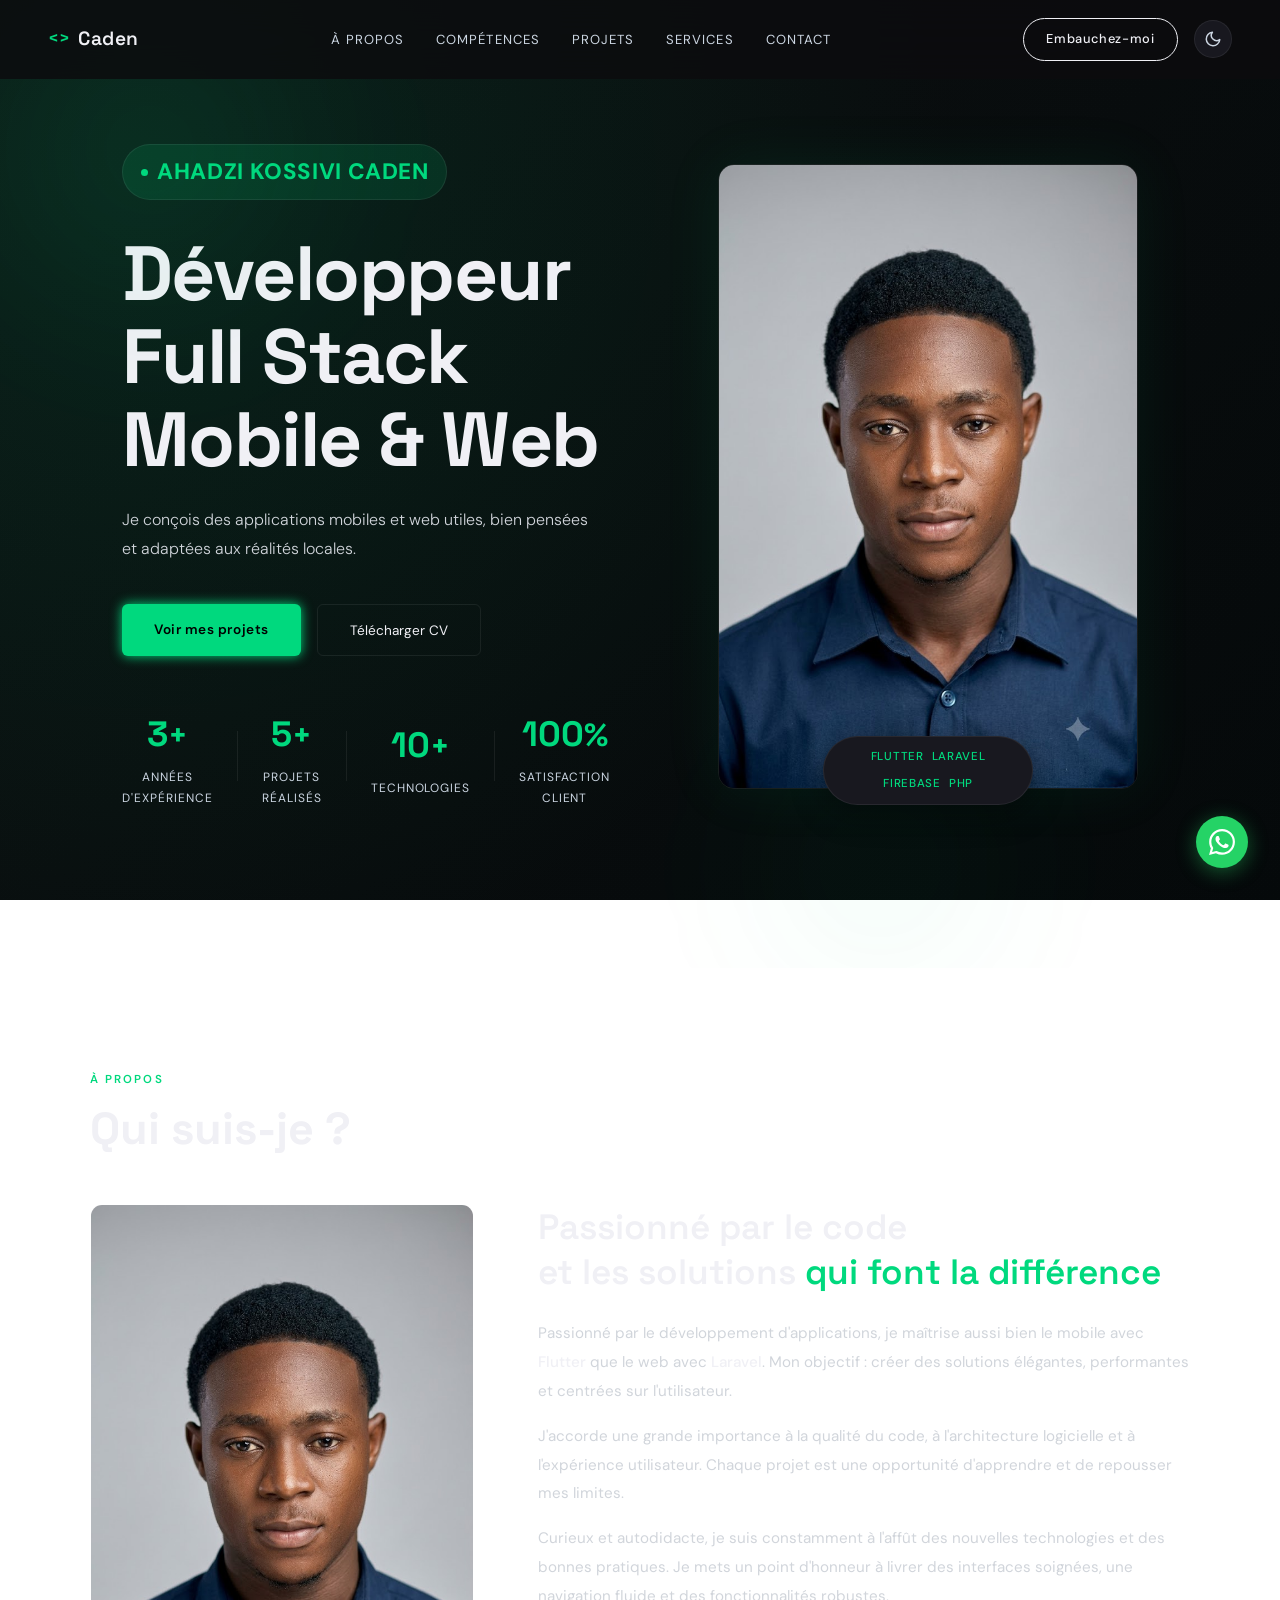
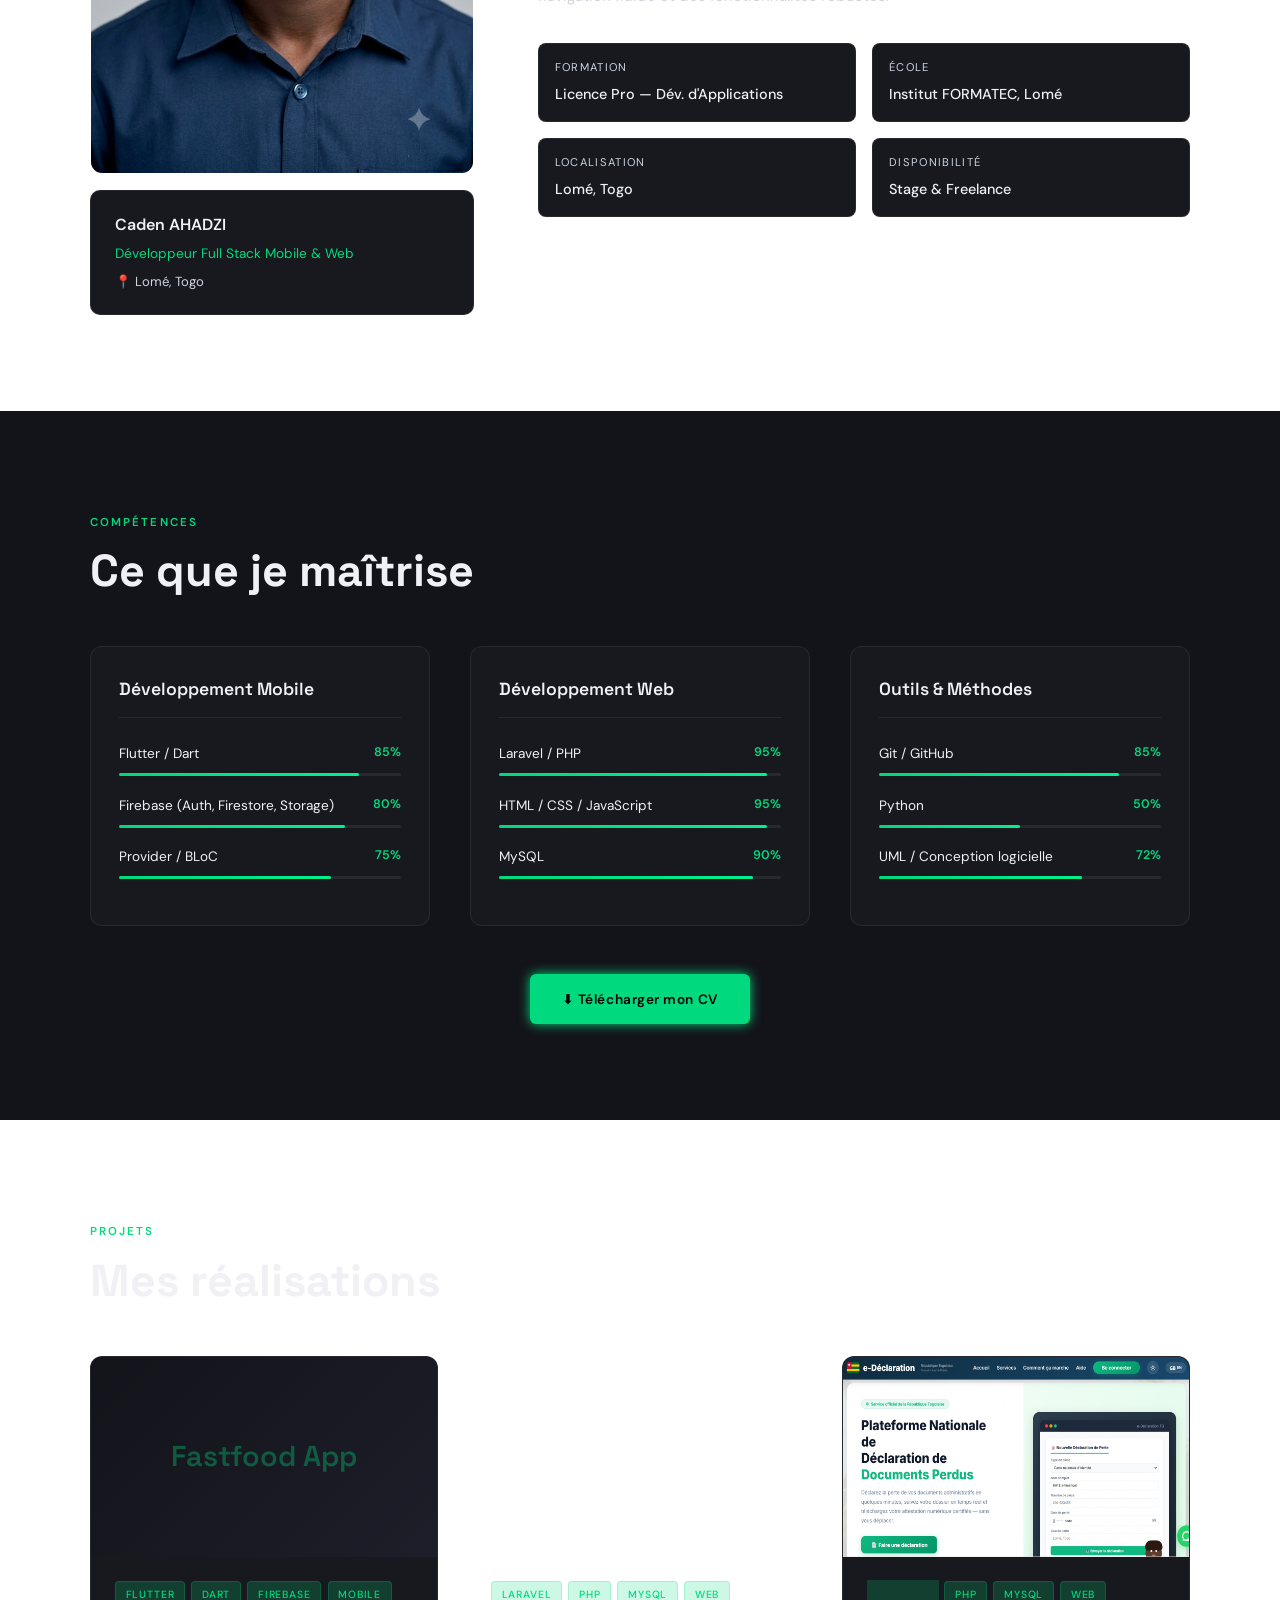
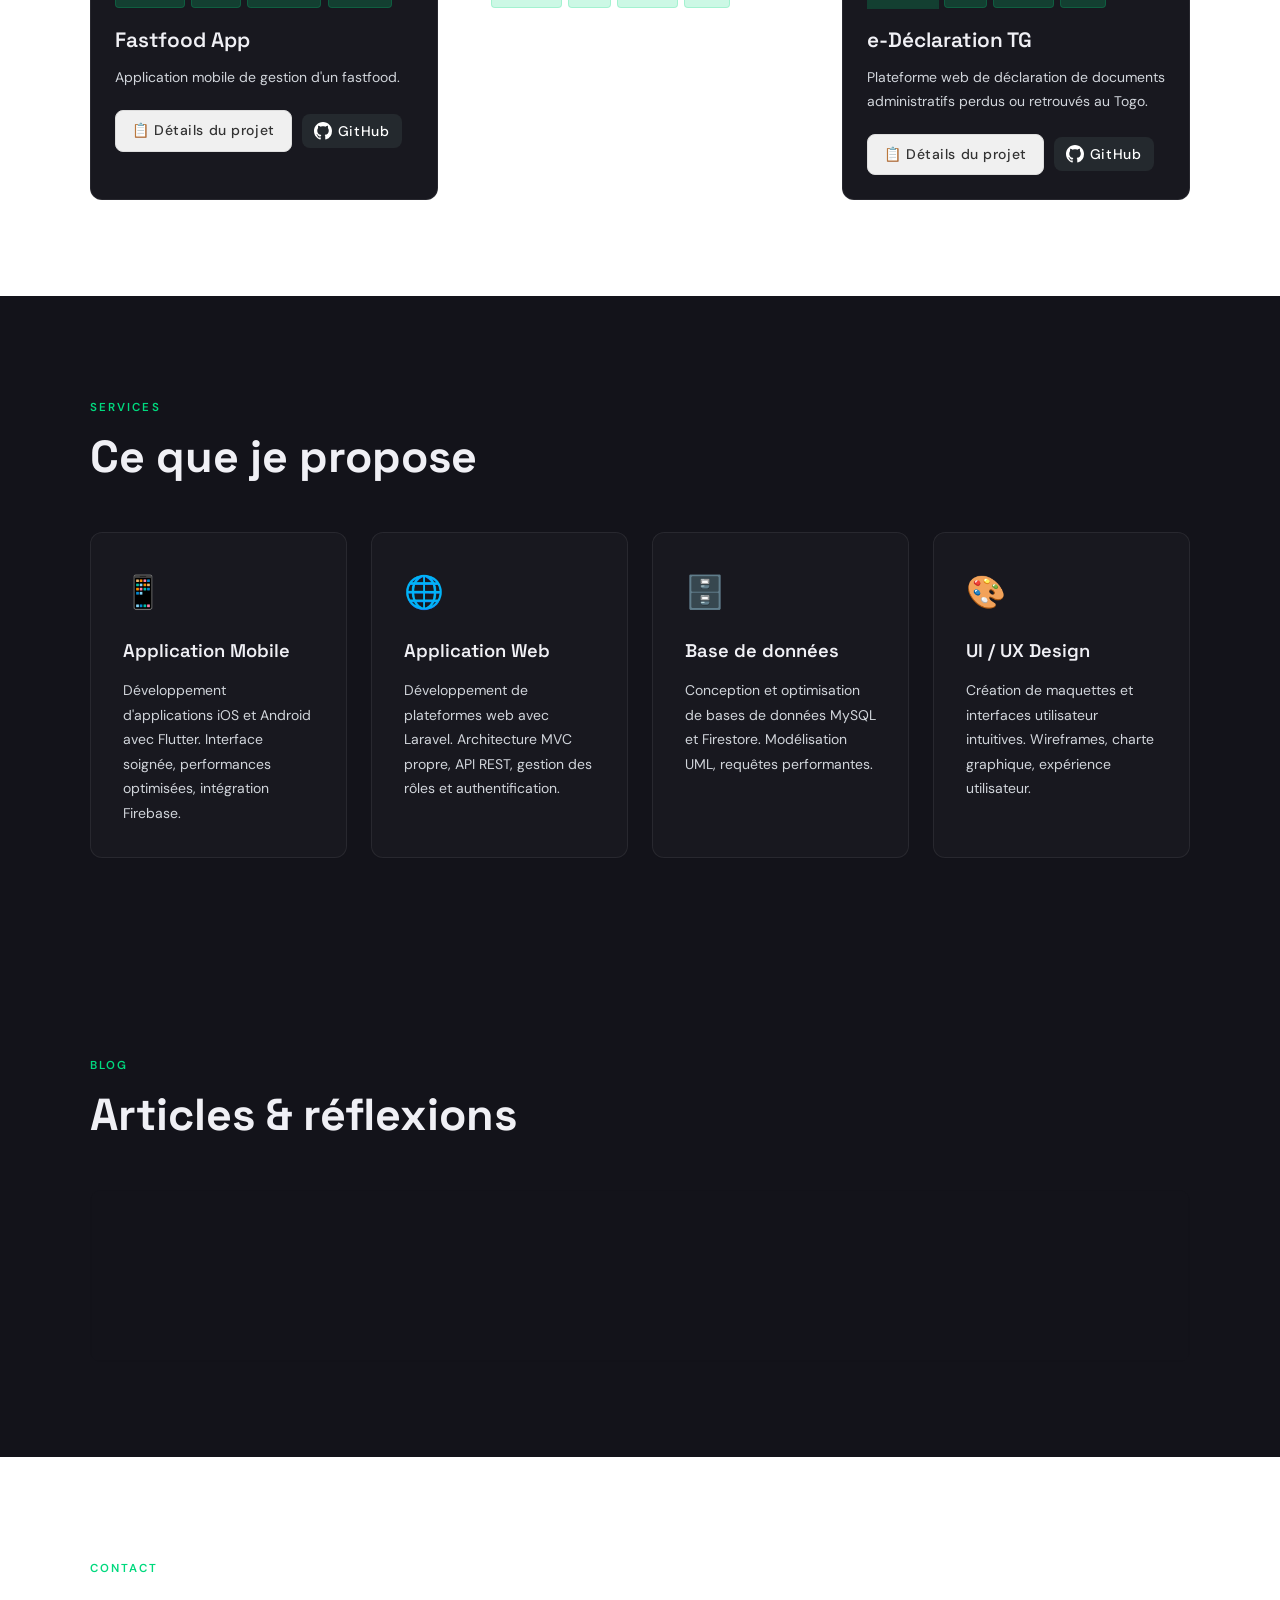
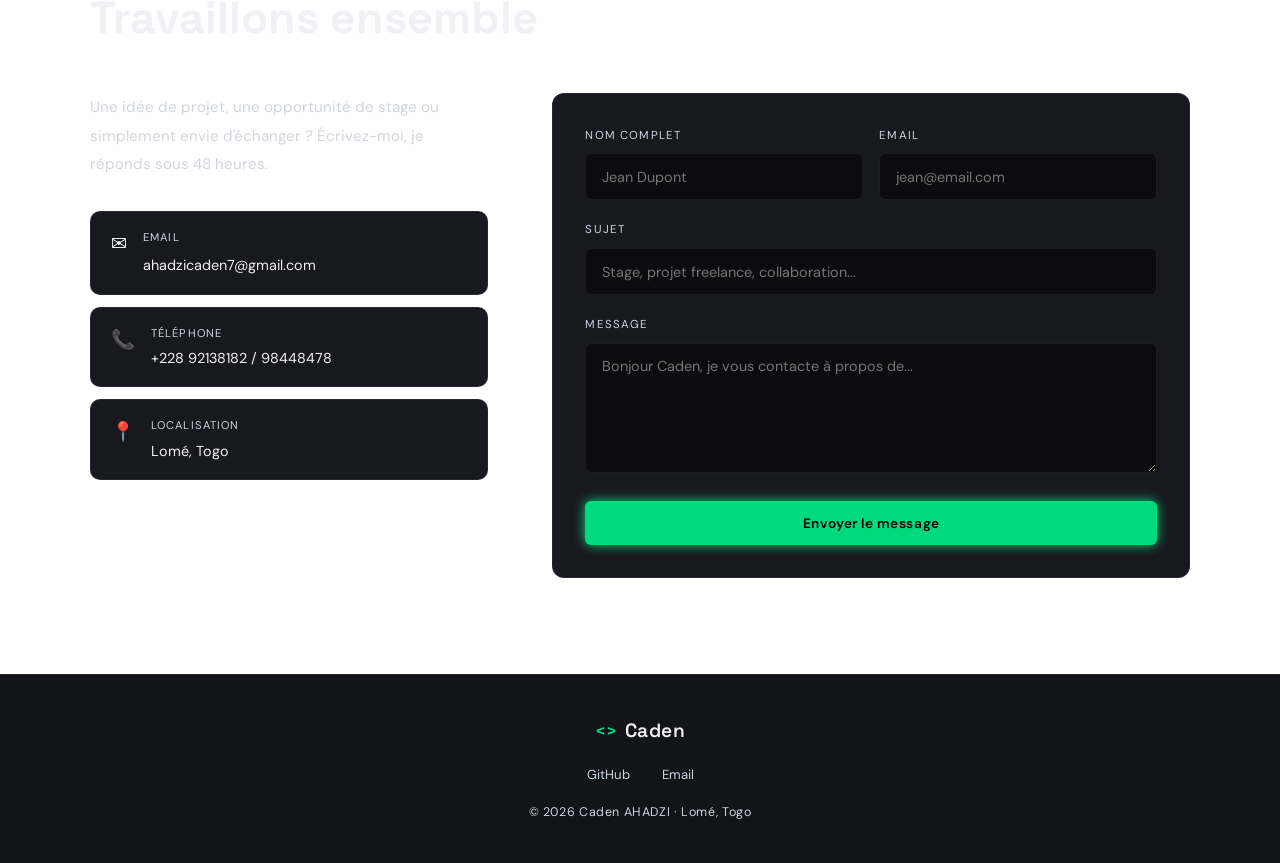
<file: index.html>
<!DOCTYPE html>
<html lang="fr">
<head>
  <meta charset="UTF-8">
  <meta name="viewport" content="width=device-width, initial-scale=1.0">
  <meta name="description" content="Caden AHADZI — Développeur Frontend Mobile & Web — Lomé, Togo">
  <title>Caden — Portfolio</title>

  <link rel="preconnect" href="https://fonts.googleapis.com">
  <link rel="preconnect" href="https://fonts.gstatic.com" crossorigin>
  <link href="https://fonts.googleapis.com/css2?family=Space+Grotesk:wght@300;400;500;600;700&family=DM+Sans:opsz,wght@9..40,300;9..40,400;9..40,500&display=swap" rel="stylesheet">

  <link rel="stylesheet" href="css/style.css">
  
  <style>
    /* Styles supplémentaires pour les boutons GitHub */
    .project-actions {
      display: flex;
      align-items: center;
      gap: 10px;
      flex-wrap: wrap;
      margin-top: 12px;
    }

    .btn-github {
      display: inline-flex;
      align-items: center;
      justify-content: center;
      padding: 8px 12px;
      border-radius: 8px;
      background: #24292e;
      color: #fff;
      transition: all 0.3s ease;
      border: none;
      text-decoration: none;
      line-height: 1;
      gap: 6px;
      font-size: 14px;
      font-weight: 500;
    }

    .btn-github:hover {
      background: #0366d6;
      transform: translateY(-2px);
      box-shadow: 0 4px 12px rgba(3, 102, 214, 0.3);
    }

    .btn-github svg {
      display: block;
      fill: currentColor;
      width: 18px;
      height: 18px;
    }

    .btn-github span {
      display: none;
    }

    @media (min-width: 600px) {
      .btn-github span {
        display: inline;
      }
    }

    .btn-details {
      display: inline-flex;
      align-items: center;
      padding: 8px 16px;
      border-radius: 8px;
      background: #f0f0f0;
      color: #333;
      text-decoration: none;
      font-weight: 500;
      font-size: 14px;
      transition: all 0.3s ease;
      border: 1px solid #ddd;
    }

    .btn-details:hover {
      background: #e0e0e0;
      transform: translateY(-2px);
      box-shadow: 0 4px 12px rgba(0, 0, 0, 0.1);
    }

    /* Version sombre pour le thème sombre */
    [data-theme="dark"] .btn-details {
      background: #2d2d2d;
      color: #e0e0e0;
      border-color: #444;
    }

    [data-theme="dark"] .btn-details:hover {
      background: #3d3d3d;
    }
  </style>
</head>
<body>

  <nav id="navbar">
    <a href="index.html#accueil" class="nav-logo">
      <span class="logo-bracket">&lt;&gt;</span>
      <span class="logo-name">Caden</span>
    </a>

    <ul class="nav-links" id="navLinks">
      <li><a href="index.html#about">À propos</a></li>
      <li><a href="index.html#competences">Compétences</a></li>
      <li><a href="index.html#projets">Projets</a></li>
      <li><a href="index.html#services">Services</a></li>
      <li><a href="index.html#contact">Contact</a></li>
    </ul>

    <div class="nav-right">
      <a href="index.html#contact" class="btn-hire">Embauchez-moi</a>
      <button class="theme-toggle" id="themeToggle" aria-label="Changer le thème">
        <svg class="icon-moon" xmlns="http://www.w3.org/2000/svg" width="18" height="18" viewBox="0 0 24 24" fill="none" stroke="currentColor" stroke-width="2" stroke-linecap="round" stroke-linejoin="round">
          <path d="M21 12.79A9 9 0 1 1 11.21 3 7 7 0 0 0 21 12.79z"/>
        </svg>
        <svg class="icon-sun" xmlns="http://www.w3.org/2000/svg" width="18" height="18" viewBox="0 0 24 24" fill="none" stroke="currentColor" stroke-width="2" stroke-linecap="round" stroke-linejoin="round">
          <circle cx="12" cy="12" r="5"/>
          <line x1="12" y1="1" x2="12" y2="3"/>
          <line x1="12" y1="21" x2="12" y2="23"/>
          <line x1="4.22" y1="4.22" x2="5.64" y2="5.64"/>
          <line x1="18.36" y1="18.36" x2="19.78" y2="19.78"/>
          <line x1="1" y1="12" x2="3" y2="12"/>
          <line x1="21" y1="12" x2="23" y2="12"/>
          <line x1="4.22" y1="19.78" x2="5.64" y2="18.36"/>
          <line x1="18.36" y1="5.64" x2="19.78" y2="4.22"/>
        </svg>
      </button>
      <button class="nav-burger" id="burger" aria-label="Menu">
        <span></span><span></span><span></span>
      </button>
    </div>
  </nav>

  <main>
    <section id="accueil" class="hero">
      <div class="hero-orb orb-1"></div>
      <div class="hero-orb orb-2"></div>

      <div class="hero-inner container">
        <div class="hero-content">
          <div class="hero-badge">
            <span class="badge-dot"></span>
            <span style="font-size: 1.4rem; font-weight: 800;">AHADZI KOSSIVI CADEN</span>
          </div>
          <h1 class="hero-title">Développeur Full Stack<br>Mobile &amp; Web</h1>
          <p class="hero-sub">Je conçois des applications mobiles et web utiles, bien pensées et adaptées aux réalités locales.</p>

          <div class="hero-cta">
            <a href="index.html#projets" class="btn-primary">Voir mes projets</a>
            <a href="MON CV.pdf" class="btn-outline" download>Télécharger CV</a>
          </div>

          <div class="hero-stats">
            <div class="stat-item">
              <span class="stat-value" data-target="3">0</span><span class="stat-suffix">+</span>
              <p class="stat-label">Années d'expérience</p>
            </div>
            <div class="stat-divider"></div>
            <div class="stat-item">
              <span class="stat-value" data-target="5">0</span><span class="stat-suffix">+</span>
              <p class="stat-label">Projets réalisés</p>
            </div>
            <div class="stat-divider"></div>
            <div class="stat-item">
              <span class="stat-value" data-target="10">0</span><span class="stat-suffix">+</span>
              <p class="stat-label">Technologies</p>
            </div>
            <div class="stat-divider"></div>
            <div class="stat-item">
              <span class="stat-value" data-target="100">0</span><span class="stat-suffix">%</span>
              <p class="stat-label">Satisfaction client</p>
            </div>
          </div>
        </div>

        <div class="hero-photo-wrap">
          <div class="hero-photo">
            <img src="images/photo cv.jpeg" alt="Photo de Caden AHADZI" class="hero-img-photo">
            <div class="tech-badge">
              <span>Flutter</span><span>Laravel</span>
              <span>Firebase</span><span>PHP</span>
            </div>
          </div>
        </div>
      </div>
    </section>

    <section id="about">
      <div class="container">
        <div class="section-header fade-in">
          <span class="section-label">À propos</span>
          <h2 class="section-title">Qui suis-je ?</h2>
        </div>

        <div class="about-grid">
          <div class="about-photo-wrap fade-in">
            <div class="about-photo">
              <img src="images/photo cv.jpeg" alt="Photo de Caden AHADZI" class="hero-img-photo">
            </div>
            <div class="about-card-info">
              <p class="aci-name">Caden AHADZI</p>
              <p class="aci-role">Développeur Full Stack Mobile &amp; Web</p>
              <p class="aci-loc">📍 Lomé, Togo</p>
            </div>
          </div>

          <div class="about-content fade-in">
            <h3 class="about-heading">Passionné par le code<br>et les solutions <em>qui font la différence</em></h3>
            <p class="about-para">Passionné par le développement d'applications, je maîtrise aussi bien le mobile avec <strong>Flutter</strong> que le web avec <strong>Laravel</strong>. Mon objectif : créer des solutions élégantes, performantes et centrées sur l'utilisateur.</p>
            <p class="about-para">J'accorde une grande importance à la qualité du code, à l'architecture logicielle et à l'expérience utilisateur. Chaque projet est une opportunité d'apprendre et de repousser mes limites.</p>
            <p class="about-para">Curieux et autodidacte, je suis constamment à l'affût des nouvelles technologies et des bonnes pratiques. Je mets un point d'honneur à livrer des interfaces soignées, une navigation fluide et des fonctionnalités robustes.</p>
            <div class="about-info">
              <div class="info-item">
                <p class="info-label">Formation</p>
                <p class="info-value">Licence Pro — Dév. d'Applications</p>
              </div>
              <div class="info-item">
                <p class="info-label">École</p>
                <p class="info-value">Institut FORMATEC, Lomé</p>
              </div>
              <div class="info-item">
                <p class="info-label">Localisation</p>
                <p class="info-value">Lomé, Togo</p>
              </div>
              <div class="info-item">
                <p class="info-label">Disponibilité</p>
                <p class="info-value">Stage &amp; Freelance</p>
              </div>
            </div>
          </div>
        </div>
      </div>
    </section>

    <section id="competences" class="section-alt">
      <div class="container">
        <div class="section-header fade-in">
          <span class="section-label">Compétences</span>
          <h2 class="section-title">Ce que je maîtrise</h2>
        </div>

        <div class="skills-grid" id="skillsGrid">
          <div class="skill-category fade-in">
            <h3>Développement Mobile</h3>
            <div class="skill-bar">
              <div class="skill-bar-top">
                <span class="skill-name">Flutter / Dart</span>
                <span class="skill-pct">85%</span>
              </div>
              <div class="skill-track"><div class="skill-fill" data-w="85"></div></div>
            </div>
            <div class="skill-bar">
              <div class="skill-bar-top">
                <span class="skill-name">Firebase (Auth, Firestore, Storage)</span>
                <span class="skill-pct">80%</span>
              </div>
              <div class="skill-track"><div class="skill-fill" data-w="80"></div></div>
            </div>
            <div class="skill-bar">
              <div class="skill-bar-top">
                <span class="skill-name">Provider / BLoC</span>
                <span class="skill-pct">75%</span>
              </div>
              <div class="skill-track"><div class="skill-fill" data-w="75"></div></div>
            </div>
          </div>
          <div class="skill-category fade-in">
            <h3>Développement Web</h3>
            <div class="skill-bar">
              <div class="skill-bar-top">
                <span class="skill-name">Laravel / PHP</span>
                <span class="skill-pct">95%</span>
              </div>
              <div class="skill-track"><div class="skill-fill" data-w="95"></div></div>
            </div>
            <div class="skill-bar">
              <div class="skill-bar-top">
                <span class="skill-name">HTML / CSS / JavaScript</span>
                <span class="skill-pct">95%</span>
              </div>
              <div class="skill-track"><div class="skill-fill" data-w="95"></div></div>
            </div>
            <div class="skill-bar">
              <div class="skill-bar-top">
                <span class="skill-name">MySQL</span>
                <span class="skill-pct">90%</span>
              </div>
              <div class="skill-track"><div class="skill-fill" data-w="90"></div></div>
            </div>
          </div>
          <div class="skill-category fade-in">
            <h3>Outils &amp; Méthodes</h3>
            <div class="skill-bar">
              <div class="skill-bar-top">
                <span class="skill-name">Git / GitHub</span>
                <span class="skill-pct">85%</span>
              </div>
              <div class="skill-track"><div class="skill-fill" data-w="85"></div></div>
            </div>
            <div class="skill-bar">
              <div class="skill-bar-top">
                <span class="skill-name">Python</span>
                <span class="skill-pct">50%</span>
              </div>
              <div class="skill-track"><div class="skill-fill" data-w="50"></div></div>
            </div>
            <div class="skill-bar">
              <div class="skill-bar-top">
                <span class="skill-name">UML / Conception logicielle</span>
                <span class="skill-pct">72%</span>
              </div>
              <div class="skill-track"><div class="skill-fill" data-w="72"></div></div>
            </div>
          </div>
        </div>

        <div class="cv-download fade-in">
          <a href="MON CV.pdf" class="btn-primary" download>⬇ Télécharger mon CV</a>
        </div>
      </div>
    </section>

    <section id="projets">
      <div class="container">
        <div class="section-header fade-in">
          <span class="section-label">Projets</span>
          <h2 class="section-title">Mes réalisations</h2>
        </div>

        <div class="projects-grid">
          <!-- Fastfood App -->
          <div class="project-card fade-in">
            <div class="project-img">
              <div class="project-img-placeholder"><span>Fastfood App</span></div>
            </div>
            <div class="project-body">
              <div class="project-tags">
                <span class="tag">Flutter</span><span class="tag">Dart</span><span class="tag">Firebase</span><span class="tag">Mobile</span>
              </div>
              <h3>Fastfood App</h3>
              <p>Application mobile de gestion d'un fastfood.</p>
              <div class="project-actions">
                <a href="projet-fastfood.html" class="btn-details">📋 Détails du projet</a>
                <a href="https://github.com/caden7dev/fastfood_app.git" target="_blank" rel="noopener noreferrer" class="btn-github">
                  <svg xmlns="http://www.w3.org/2000/svg" viewBox="0 0 24 24" fill="currentColor">
                    <path d="M12 0C5.37 0 0 5.37 0 12c0 5.31 3.435 9.795 8.205 11.385.6.105.825-.255.825-.57 0-.285-.015-1.23-.015-2.235-3.015.555-3.795-.735-4.035-1.41-.135-.345-.72-1.41-1.23-1.695-.42-.225-1.02-.78-.015-.795.945-.015 1.62.87 1.845 1.23 1.08 1.815 2.805 1.305 3.495.99.105-.78.42-1.305.765-1.605-2.67-.3-5.46-1.335-5.46-5.925 0-1.305.465-2.385 1.23-3.225-.12-.3-.54-1.53.12-3.15 0 0 1.005-.315 3.3 1.23.96-.27 1.98-.405 3-.405s2.04.135 3 .405c2.295-1.56 3.3-1.23 3.3-1.23.66 1.62.24 2.85.12 3.15.765.84 1.23 1.905 1.23 3.225 0 4.605-2.805 5.625-5.475 5.925.435.375.81 1.095.81 2.22 0 1.605-.015 2.895-.015 3.3 0 .315.225.69.825.57A12.02 12.02 0 0024 12c0-6.63-5.37-12-12-12z"/>
                  </svg>
                  <span>GitHub</span>
                </a>
              </div>
            </div>
          </div>

          <!-- InformelTogo -->
          <div class="project-card fade-in">
            <div class="project-img">
              <img src="images/financehome.webp" alt="InformelTogo">
            </div>
            <div class="project-body">
              <div class="project-tags">
                <span class="tag">Laravel</span><span class="tag">PHP</span><span class="tag">MySQL</span><span class="tag">Web</span>
              </div>
              <h3>InformelTogo</h3>
              <p>Application de gestion des finances pour les commerçants du secteur informel au Togo.</p>
              <div class="project-actions">
                <a href="projet-informel.html" class="btn-details">📋 Détails du projet</a>
                <a href="https://github.com/caden7dev/InformelTogo.git" target="_blank" rel="noopener noreferrer" class="btn-github">
                  <svg xmlns="http://www.w3.org/2000/svg" viewBox="0 0 24 24" fill="currentColor">
                    <path d="M12 0C5.37 0 0 5.37 0 12c0 5.31 3.435 9.795 8.205 11.385.6.105.825-.255.825-.57 0-.285-.015-1.23-.015-2.235-3.015.555-3.795-.735-4.035-1.41-.135-.345-.72-1.41-1.23-1.695-.42-.225-1.02-.78-.015-.795.945-.015 1.62.87 1.845 1.23 1.08 1.815 2.805 1.305 3.495.99.105-.78.42-1.305.765-1.605-2.67-.3-5.46-1.335-5.46-5.925 0-1.305.465-2.385 1.23-3.225-.12-.3-.54-1.53.12-3.15 0 0 1.005-.315 3.3 1.23.96-.27 1.98-.405 3-.405s2.04.135 3 .405c2.295-1.56 3.3-1.23 3.3-1.23.66 1.62.24 2.85.12 3.15.765.84 1.23 1.905 1.23 3.225 0 4.605-2.805 5.625-5.475 5.925.435.375.81 1.095.81 2.22 0 1.605-.015 2.895-.015 3.3 0 .315.225.69.825.57A12.02 12.02 0 0024 12c0-6.63-5.37-12-12-12z"/>
                  </svg>
                  <span>GitHub</span>
                </a>
              </div>
            </div>
          </div>

          <!-- e-Déclaration TG -->
          <div class="project-card fade-in">
            <div class="project-img">
              <img src="images/page d'acceuil.png" alt="e-Déclaration TG">
            </div>
            <div class="project-body">
              <div class="project-tags">
                <span class="tag">Laravel</span><span class="tag">PHP</span><span class="tag">MySQL</span><span class="tag">Web</span>
              </div>
              <h3>e-Déclaration TG</h3>
              <p>Plateforme web de déclaration de documents administratifs perdus ou retrouvés au Togo.</p>
              <div class="project-actions">
                <a href="projet-edeclaration.html" class="btn-details">📋 Détails du projet</a>
                <a href="https://github.com/caden7dev/Declarationperete.git" target="_blank" rel="noopener noreferrer" class="btn-github">
                  <svg xmlns="http://www.w3.org/2000/svg" viewBox="0 0 24 24" fill="currentColor">
                    <path d="M12 0C5.37 0 0 5.37 0 12c0 5.31 3.435 9.795 8.205 11.385.6.105.825-.255.825-.57 0-.285-.015-1.23-.015-2.235-3.015.555-3.795-.735-4.035-1.41-.135-.345-.72-1.41-1.23-1.695-.42-.225-1.02-.78-.015-.795.945-.015 1.62.87 1.845 1.23 1.08 1.815 2.805 1.305 3.495.99.105-.78.42-1.305.765-1.605-2.67-.3-5.46-1.335-5.46-5.925 0-1.305.465-2.385 1.23-3.225-.12-.3-.54-1.53.12-3.15 0 0 1.005-.315 3.3 1.23.96-.27 1.98-.405 3-.405s2.04.135 3 .405c2.295-1.56 3.3-1.23 3.3-1.23.66 1.62.24 2.85.12 3.15.765.84 1.23 1.905 1.23 3.225 0 4.605-2.805 5.625-5.475 5.925.435.375.81 1.095.81 2.22 0 1.605-.015 2.895-.015 3.3 0 .315.225.69.825.57A12.02 12.02 0 0024 12c0-6.63-5.37-12-12-12z"/>
                  </svg>
                  <span>GitHub</span>
                </a>
              </div>
            </div>
          </div>
        </div>
      </div>
    </section>

    <section id="services" class="section-alt">
      <div class="container">
        <div class="section-header fade-in">
          <span class="section-label">Services</span>
          <h2 class="section-title">Ce que je propose</h2>
        </div>
        <div class="services-grid">
          <div class="service-card fade-in"><div class="service-icon">📱</div><h3>Application Mobile</h3><p>Développement d'applications iOS et Android avec Flutter. Interface soignée, performances optimisées, intégration Firebase.</p></div>
          <div class="service-card fade-in"><div class="service-icon">🌐</div><h3>Application Web</h3><p>Développement de plateformes web avec Laravel. Architecture MVC propre, API REST, gestion des rôles et authentification.</p></div>
          <div class="service-card fade-in"><div class="service-icon">🗄️</div><h3>Base de données</h3><p>Conception et optimisation de bases de données MySQL et Firestore. Modélisation UML, requêtes performantes.</p></div>
          <div class="service-card fade-in"><div class="service-icon">🎨</div><h3>UI / UX Design</h3><p>Création de maquettes et interfaces utilisateur intuitives. Wireframes, charte graphique, expérience utilisateur.</p></div>
        </div>
      </div>
    </section>

    <section id="blog" class="section-alt">
      <div class="container">
        <div class="section-header fade-in">
          <span class="section-label">Blog</span>
          <h2 class="section-title">Articles &amp; réflexions</h2>
        </div>
        <div class="blog-grid">
          <div class="blog-card fade-in">
            <div class="blog-meta"><span class="blog-date">Mai 2025</span><span class="blog-cat">Flutter</span></div>
            <h3>Provider vs BLoC dans Flutter : lequel choisir ?</h3>
            <p></p>
            <a href="#" class="project-link">Lire l'article <span>→</span></a>
          </div>
        </div>
      </div>
    </section>

    <section id="contact">
      <div class="container">
        <div class="section-header fade-in">
          <span class="section-label">Contact</span>
          <h2 class="section-title">Travaillons ensemble</h2>
        </div>

        <div class="contact-grid">
          <div class="contact-info fade-in">
            <p class="contact-intro">Une idée de projet, une opportunité de stage ou simplement envie d'échanger ? Écrivez-moi, je réponds sous 48 heures.</p>
            <div class="contact-detail"><span class="cd-icon">✉</span><div><p class="contact-detail-label">Email</p><a href="mailto:ahadzicaden7@gmail.com" class="contact-detail-value">ahadzicaden7@gmail.com</a></div></div>
            <div class="contact-detail"><span class="cd-icon">📞</span><div><p class="contact-detail-label">Téléphone</p><p class="contact-detail-value">+228 92138182 / 98448478</p></div></div>
            <div class="contact-detail"><span class="cd-icon">📍</span><div><p class="contact-detail-label">Localisation</p><p class="contact-detail-value">Lomé, Togo</p></div></div>
          </div>

          <div class="fade-in">
            <form action="https://formspree.io/f/mgoqneaq" method="POST" class="contact-form">
              <div class="form-row">
                <div class="form-group">
                  <label for="nom">Nom complet</label>
                  <input type="text" id="nom" name="nom" placeholder="Jean Dupont" required>
                </div>
                <div class="form-group">
                  <label for="email_input">Email</label>
                  <input type="email" id="email_input" name="email" placeholder="jean@email.com" required>
                </div>
              </div>
              <div class="form-group">
                <label for="sujet">Sujet</label>
                <input type="text" id="sujet" name="sujet" placeholder="Stage, projet freelance, collaboration..." required>
              </div>
              <div class="form-group">
                <label for="message">Message</label>
                <textarea id="message" name="message" placeholder="Bonjour Caden, je vous contacte à propos de..." required></textarea>
              </div>
              <button type="submit" class="btn-primary btn-full">Envoyer le message</button>
            </form>
          </div>
        </div>
      </div>
    </section>

    <!-- Modals -->
    <div class="modal-overlay" id="modal-0" onclick="fermerModalSiDehors(event, 'modal-0')">
      <div class="modal-box">
        <button class="modal-close" onclick="fermerModal('modal-0')" aria-label="Fermer">✕</button>
        <div class="modal-header">
          <h2>Fastfood App</h2>
          <p>Application mobile de gestion de fastfood</p>
        </div>
        <div class="modal-body">
          <p>Contenu du projet Fastfood App...</p>
        </div>
      </div>
    </div>

    <div class="modal-overlay" id="modal-1" onclick="fermerModalSiDehors(event, 'modal-1')">
      <div class="modal-box">
        <button class="modal-close" onclick="fermerModal('modal-1')" aria-label="Fermer">✕</button>
        <div class="modal-header">
          <h2>InformelTogo</h2>
          <p>Gestion des finances pour le secteur informel</p>
        </div>
        <div class="modal-body">
          <p>Contenu du projet InformelTogo...</p>
        </div>
      </div>
    </div>

    <div class="modal-overlay" id="modal-2" onclick="fermerModalSiDehors(event, 'modal-2')">
      <div class="modal-box">
        <button class="modal-close" onclick="fermerModal('modal-2')" aria-label="Fermer">✕</button>
        <div class="modal-header">
          <h2>e-Déclaration TG</h2>
          <p>Plateforme de déclaration de documents administratifs</p>
        </div>
        <div class="modal-body">
          <p>Contenu du projet e-Déclaration TG...</p>
        </div>
      </div>
    </div>
  </main>

  <footer>
    <div class="footer-inner">
      <a href="index.html#accueil" class="footer-logo"><span class="logo-bracket">&lt;&gt;</span><span class="logo-name">Caden</span></a>
      <div class="footer-links">
        <a href="https://github.com/caden7dev" target="_blank" rel="noopener">GitHub</a>
        <a href="mailto:ahadzicaden7@gmail.com">Email</a>
      </div>
      <p class="footer-copy">© 2026 Caden AHADZI · Lomé, Togo</p>
    </div>
  </footer>

  <a href="https://wa.me/22892138182" class="whatsapp-btn" target="_blank" rel="noopener" aria-label="WhatsApp">
    <svg viewBox="0 0 24 24" fill="currentColor" width="26" height="26"><path d="M17.472 14.382c-.297-.149-1.758-.867-2.03-.967-.273-.099-.471-.148-.67.15-.197.297-.767.966-.94 1.164-.173.199-.347.223-.644.075-.297-.15-1.255-.463-2.39-1.475-.883-.788-1.48-1.761-1.653-2.059-.173-.297-.018-.458.13-.606.134-.133.298-.347.446-.52.149-.174.198-.298.298-.497.099-.198.05-.371-.025-.52-.075-.149-.669-1.612-.916-2.207-.242-.579-.487-.5-.669-.51-.173-.008-.371-.01-.57-.01-.198 0-.52.074-.792.372-.272.297-1.04 1.016-1.04 2.479 0 1.462 1.065 2.875 1.213 3.074.149.198 2.096 3.2 5.077 4.487.709.306 1.262.489 1.694.625.712.227 1.36.195 1.871.118.571-.085 1.758-.719 2.006-1.413.248-.694.248-1.289.173-1.413-.074-.124-.272-.198-.57-.347m-5.421 7.403h-.004a9.87 9.87 0 01-5.031-1.378l-.361-.214-3.741.982.998-3.648-.235-.374a9.86 9.86 0 01-1.51-5.26c.001-5.45 4.436-9.884 9.888-9.884 2.64 0 5.122 1.03 6.988 2.898a9.825 9.825 0 012.893 6.994c-.003 5.45-4.437 9.884-9.885 9.884m8.413-18.297A11.815 11.815 0 0012.05 0C5.495 0 .16 5.335.157 11.892c0 2.096.547 4.142 1.588 5.945L.057 24l6.305-1.654a11.882 11.882 0 005.683 1.448h.005c6.554 0 11.89-5.335 11.893-11.893a11.821 11.821 0 00-3.48-8.413z"/></svg>
  </a>

  <script src="js/main.js"></script>
</body>
</html>
</file>
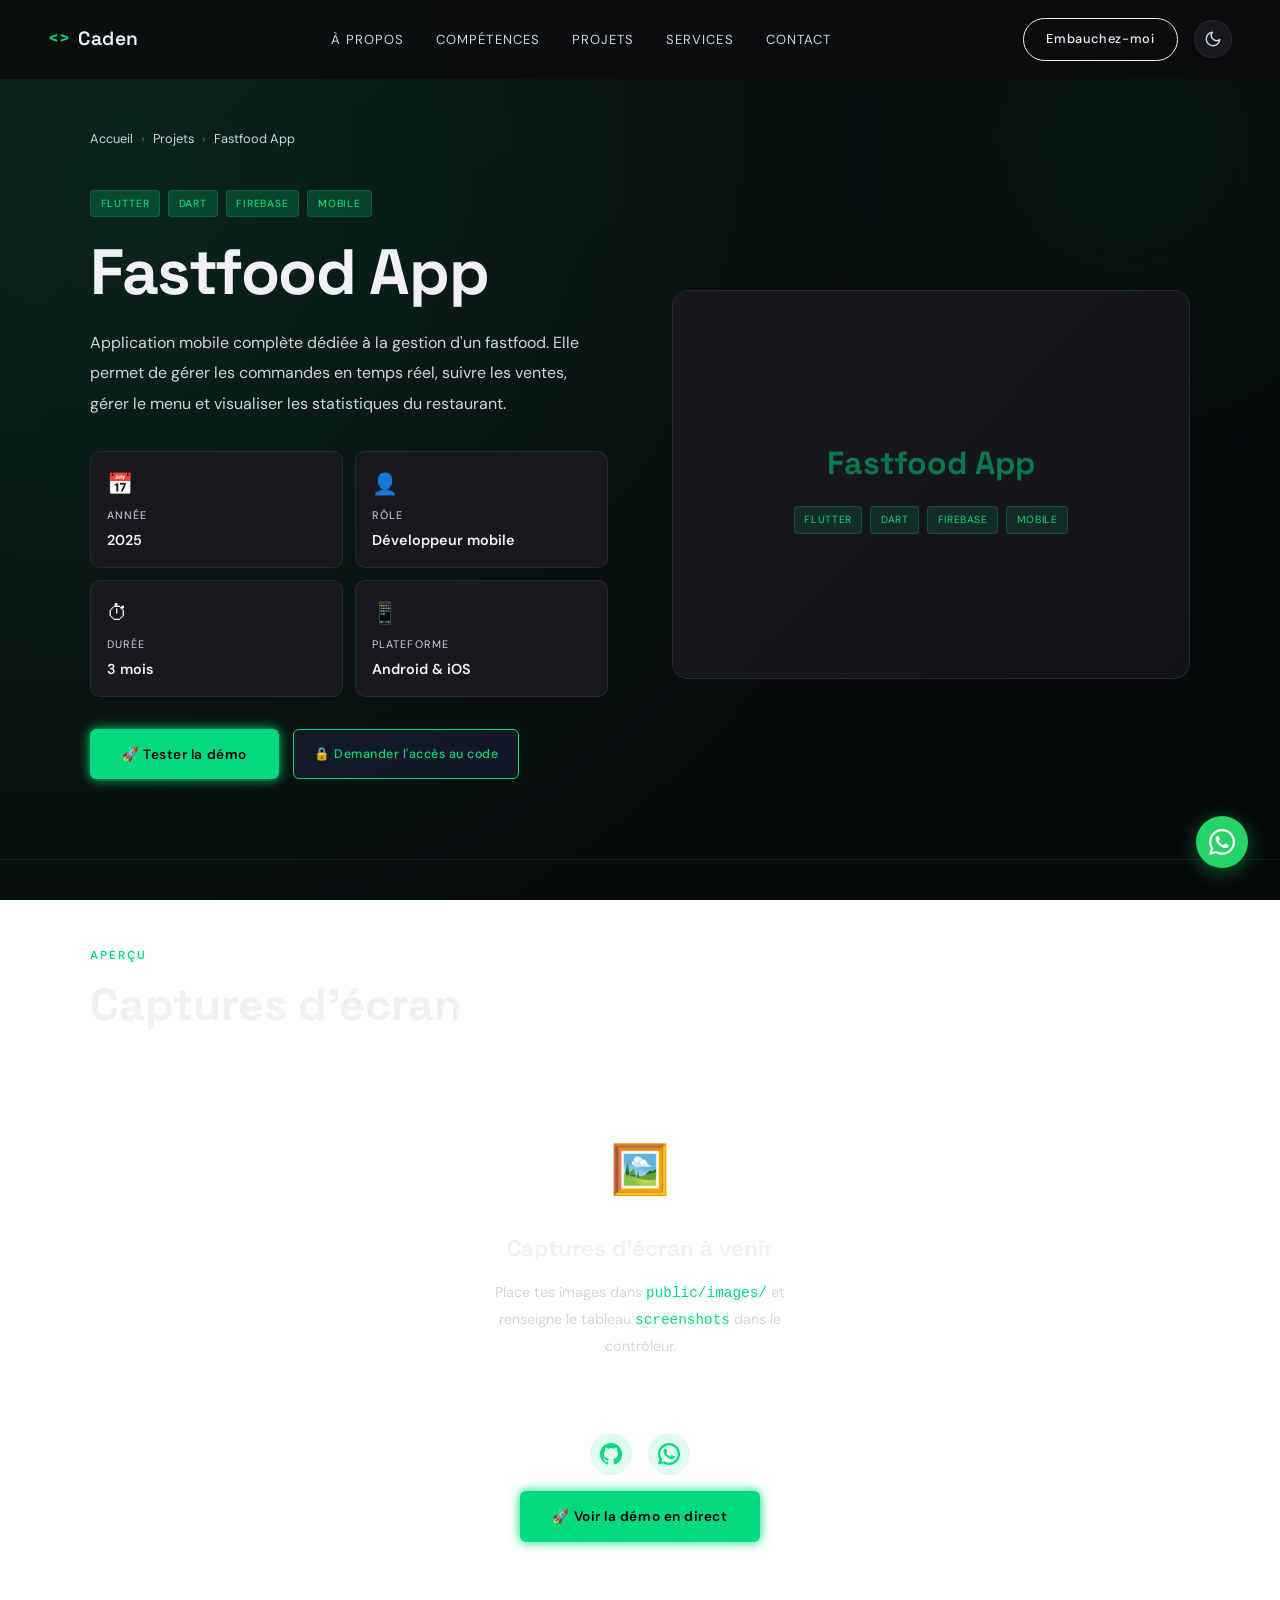
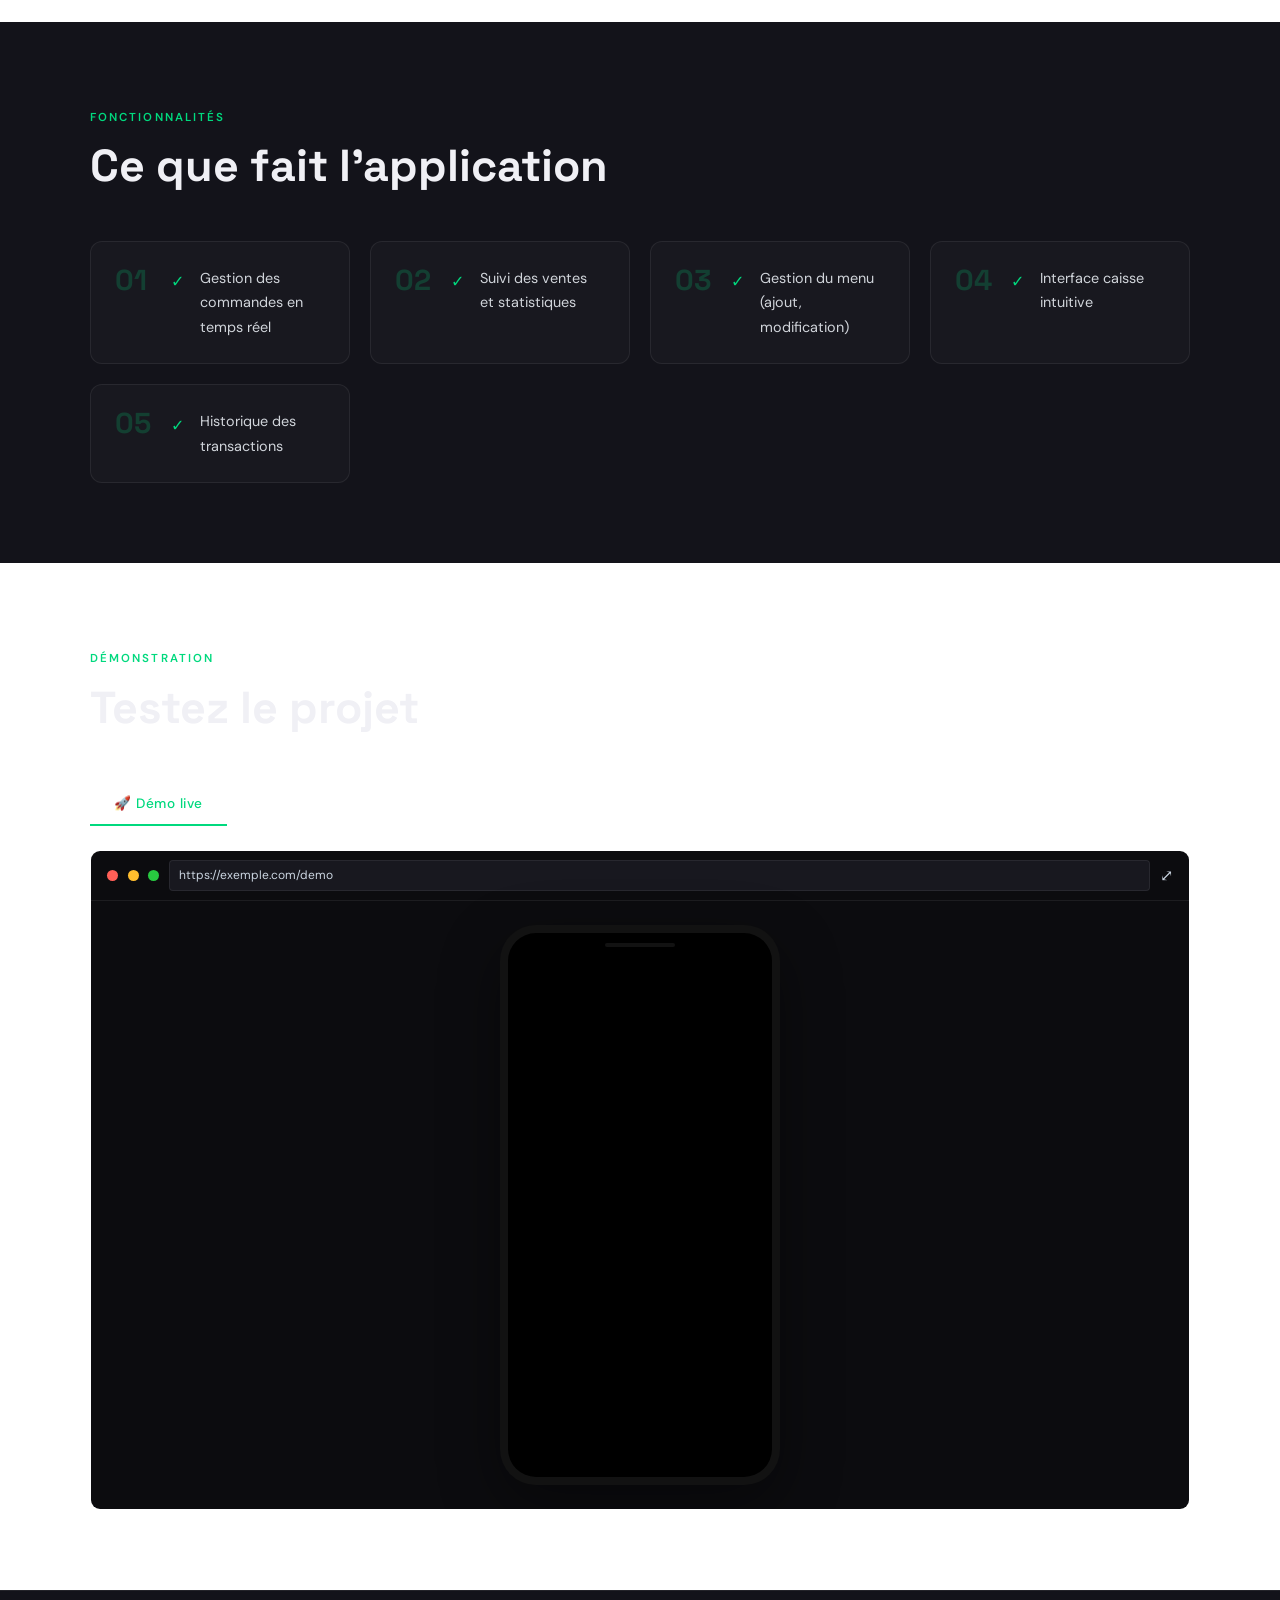
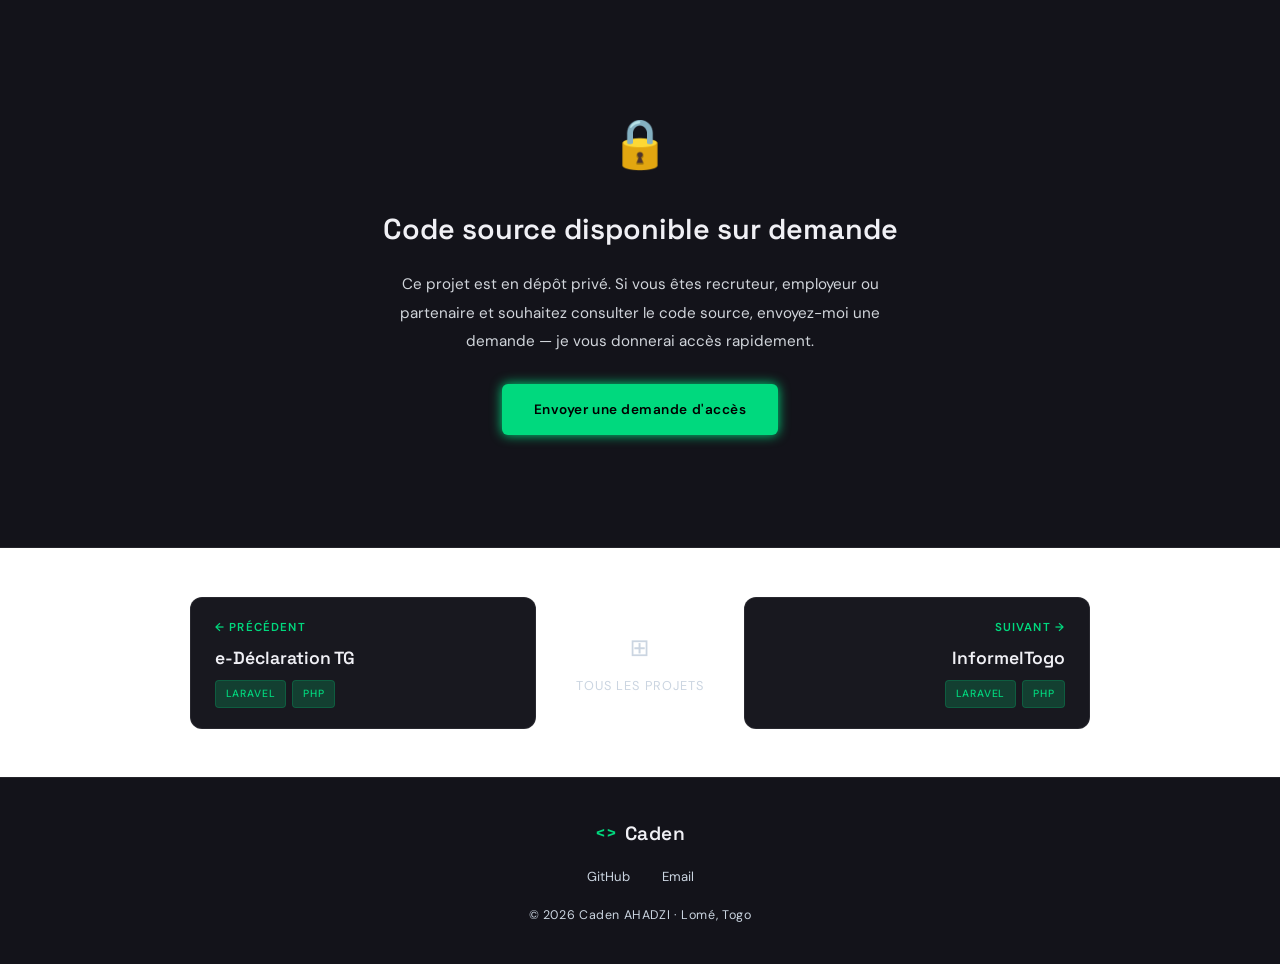
<file: projet-fastfood.html>
<!DOCTYPE html>
<html lang="fr">
<head>
  <meta charset="UTF-8">
  <meta name="viewport" content="width=device-width, initial-scale=1.0">
  <meta name="description" content="Caden AHADZI — Développeur Frontend Mobile & Web — Lomé, Togo">
  <title>Caden — Fastfood App</title>

  <link rel="preconnect" href="https://fonts.googleapis.com">
  <link rel="preconnect" href="https://fonts.gstatic.com" crossorigin>
  <link href="https://fonts.googleapis.com/css2?family=Space+Grotesk:wght@300;400;500;600;700&family=DM+Sans:opsz,wght@9..40,300;9..40,400;9..40,500&display=swap" rel="stylesheet">

  <link rel="stylesheet" href="css/style.css">
</head>
<body>

  <nav id="navbar">
    <a href="index.html" class="nav-logo">
      <span class="logo-bracket">&lt;&gt;</span>
      <span class="logo-name">Caden</span>
    </a>

    <ul class="nav-links" id="navLinks">
      <li><a href="index.html#about">À propos</a></li>
      <li><a href="index.html#competences">Compétences</a></li>
      <li><a href="index.html#projets">Projets</a></li>
      <li><a href="index.html#services">Services</a></li>
      <li><a href="index.html#contact">Contact</a></li>
    </ul>

    <div class="nav-right">
      <a href="index.html#contact" class="btn-hire">Embauchez-moi</a>
      <button class="theme-toggle" id="themeToggle" aria-label="Changer le thème">
        <svg class="icon-moon" xmlns="http://www.w3.org/2000/svg" width="18" height="18" viewBox="0 0 24 24" fill="none" stroke="currentColor" stroke-width="2" stroke-linecap="round" stroke-linejoin="round">
          <path d="M21 12.79A9 9 0 1 1 11.21 3 7 7 0 0 0 21 12.79z"/>
        </svg>
        <svg class="icon-sun" xmlns="http://www.w3.org/2000/svg" width="18" height="18" viewBox="0 0 24 24" fill="none" stroke="currentColor" stroke-width="2" stroke-linecap="round" stroke-linejoin="round">
          <circle cx="12" cy="12" r="5"/>
          <line x1="12" y1="1" x2="12" y2="3"/>
          <line x1="12" y1="21" x2="12" y2="23"/>
          <line x1="4.22" y1="4.22" x2="5.64" y2="5.64"/>
          <line x1="18.36" y1="18.36" x2="19.78" y2="19.78"/>
          <line x1="1" y1="12" x2="3" y2="12"/>
          <line x1="21" y1="12" x2="23" y2="12"/>
          <line x1="4.22" y1="19.78" x2="5.64" y2="18.36"/>
          <line x1="18.36" y1="5.64" x2="19.78" y2="4.22"/>
        </svg>
      </button>
      <button class="nav-burger" id="burger" aria-label="Menu">
        <span></span><span></span><span></span>
      </button>
    </div>
  </nav>

  <main>
    <section class="projet-hero" style="--projet-couleur: #00D97E">
      <div class="projet-hero-orb"></div>
      <div class="container">
        <div class="breadcrumb fade-in visible">
          <a href="index.html">Accueil</a>
          <span class="bc-sep">›</span>
          <a href="index.html#projets">Projets</a>
          <span class="bc-sep">›</span>
          <span>Fastfood App</span>
        </div>

        <div class="projet-hero-grid">
          <div class="projet-hero-content">
            <div class="projet-tags-wrap fade-in visible">
              <span class="tag">Flutter</span>
              <span class="tag">Dart</span>
              <span class="tag">Firebase</span>
              <span class="tag">Mobile</span>
            </div>
            <h1 class="projet-titre fade-in visible">Fastfood App</h1>
            <p class="projet-desc fade-in visible">Application mobile complète dédiée à la gestion d'un fastfood. Elle permet de gérer les commandes en temps réel, suivre les ventes, gérer le menu et visualiser les statistiques du restaurant.</p>

            <div class="projet-details-grid fade-in visible">
              <div class="projet-detail-card">
                <span class="pdc-icon">📅</span>
                <p class="pdc-label">Année</p>
                <p class="pdc-valeur">2025</p>
              </div>
              <div class="projet-detail-card">
                <span class="pdc-icon">👤</span>
                <p class="pdc-label">Rôle</p>
                <p class="pdc-valeur">Développeur mobile</p>
              </div>
              <div class="projet-detail-card">
                <span class="pdc-icon">⏱</span>
                <p class="pdc-label">Durée</p>
                <p class="pdc-valeur">3 mois</p>
              </div>
              <div class="projet-detail-card">
                <span class="pdc-icon">📱</span>
                <p class="pdc-label">Plateforme</p>
                <p class="pdc-valeur">Android &amp; iOS</p>
              </div>
            </div>

            <div class="projet-actions fade-in visible">
              <a href="#demo-section" class="btn-primary">🚀 Tester la démo</a>
              <a href="index.html#contact" class="btn-code-request" onclick="sessionStorage.setItem('sujet_contact', 'Demande accès code — Fastfood App');">🔒 Demander l'accès au code</a>
            </div>
          </div>

          <div class="projet-hero-visuel fade-in visible">
            <div class="projet-hero-placeholder">
              <div class="php-inner">
                <span class="php-title">Fastfood App</span>
                <div class="php-dots">
                  <span class="php-dot">Flutter</span>
                  <span class="php-dot">Dart</span>
                  <span class="php-dot">Firebase</span>
                  <span class="php-dot">Mobile</span>
                </div>
              </div>
            </div>
          </div>
        </div>
      </div>
    </section>

    <section class="projet-section">
      <div class="container">
        <div class="section-header fade-in">
          <span class="section-label">Aperçu</span>
          <h2 class="section-title">Captures d'écran</h2>
        </div>

        <div class="screenshots-placeholder fade-in">
          <div class="sp-inner">
            <span>🖼️</span>
            <h3>Captures d'écran à venir</h3>
            <p>Place tes images dans <code>public/images/</code> et renseigne le tableau <code>screenshots</code> dans le contrôleur.</p>
          </div>
        </div>

        <div class="social-bottom">
          <div class="social-icons-horizontal">
            <a href="https://github.com/caden7dev/pertedoc.git" target="_blank" rel="noopener" class="social-icon" title="GitHub">
              <svg viewBox="0 0 24 24" width="22" height="22" fill="currentColor">
                <path d="M12 0C5.37 0 0 5.37 0 12c0 5.31 3.435 9.795 8.205 11.385.6.105.825-.255.825-.57 0-.285-.015-1.23-.015-2.235-3.015.555-3.795-.735-4.035-1.41-.135-.345-.72-1.41-1.23-1.695-.42-.225-1.02-.78-.015-.795.945-.015 1.62.87 1.845 1.23 1.08 1.815 2.805 1.305 3.495.99.105-.78.42-1.305.765-1.605-2.67-.3-5.46-1.335-5.46-5.925 0-1.305.465-2.385 1.23-3.225-.12-.3-.54-1.53.12-3.18 0 0 1.005-.315 3.3 1.23.96-.27 1.98-.405 3-.405s2.04.135 3 .405c2.295-1.56 3.3-1.23 3.3-1.23.66 1.65.24 2.88.12 3.18.765.84 1.23 1.905 1.23 3.225 0 4.605-2.805 5.625-5.475 5.925.435.375.81 1.095.81 2.22 0 1.605-.015 2.895-.015 3.3 0 .315.225.69.825.57A12.02 12.02 0 0 0 24 12c0-6.63-5.37-12-12-12z"/>
              </svg>
            </a>
            <a href="https://wa.me/22892138182" target="_blank" rel="noopener" class="social-icon" title="WhatsApp">
              <svg viewBox="0 0 24 24" width="22" height="22" fill="currentColor">
                <path d="M17.472 14.382c-.297-.149-1.758-.867-2.03-.967-.273-.099-.471-.148-.67.15-.197.297-.767.966-.94 1.164-.173.199-.347.223-.644.075-.297-.15-1.255-.463-2.39-1.475-.883-.788-1.48-1.761-1.653-2.059-.173-.297-.018-.458.13-.606.134-.133.298-.347.446-.52.149-.174.198-.298.298-.497.099-.198.05-.371-.025-.52-.075-.149-.669-1.612-.916-2.207-.242-.579-.487-.5-.669-.51-.173-.008-.371-.01-.57-.01-.198 0-.52.074-.792.372-.272.297-1.04 1.016-1.04 2.479 0 1.462 1.065 2.875 1.213 3.074.149.198 2.096 3.2 5.077 4.487.709.306 1.262.489 1.694.625.712.227 1.36.195 1.871.118.571-.085 1.758-.719 2.006-1.413.248-.694.248-1.289.173-1.413-.074-.124-.272-.198-.57-.347zM12 0C5.373 0 0 5.373 0 12c0 2.105.545 4.092 1.5 5.832L.05 23.45l5.71-1.45A11.96 11.96 0 0 0 12 24c6.627 0 12-5.373 12-12S18.627 0 12 0zm0 21.6c-1.7 0-3.272-.459-4.643-1.256l-.336-.2-3.373.857.86-3.29-.22-.345A9.58 9.58 0 0 1 2.4 12c0-5.295 4.305-9.6 9.6-9.6 5.295 0 9.6 4.305 9.6 9.6 0 5.295-4.305 9.6-9.6 9.6z"/>
              </svg>
            </a>
          </div>
          <div class="demo-bottom">
            <a href="#demo-section" class="btn-primary">🚀 Voir la démo en direct</a>
          </div>
        </div>
      </div>
    </section>

    <section class="projet-section section-alt">
      <div class="container">
        <div class="section-header fade-in">
          <span class="section-label">Fonctionnalités</span>
          <h2 class="section-title">Ce que fait l'application</h2>
        </div>
        <div class="features-full-grid">
          <div class="feature-full-card fade-in">
            <div class="ffc-num">01</div>
            <div class="ffc-check">✓</div>
            <p class="ffc-text">Gestion des commandes en temps réel</p>
          </div>
          <div class="feature-full-card fade-in">
            <div class="ffc-num">02</div>
            <div class="ffc-check">✓</div>
            <p class="ffc-text">Suivi des ventes et statistiques</p>
          </div>
          <div class="feature-full-card fade-in">
            <div class="ffc-num">03</div>
            <div class="ffc-check">✓</div>
            <p class="ffc-text">Gestion du menu (ajout, modification)</p>
          </div>
          <div class="feature-full-card fade-in">
            <div class="ffc-num">04</div>
            <div class="ffc-check">✓</div>
            <p class="ffc-text">Interface caisse intuitive</p>
          </div>
          <div class="feature-full-card fade-in">
            <div class="ffc-num">05</div>
            <div class="ffc-check">✓</div>
            <p class="ffc-text">Historique des transactions</p>
          </div>
        </div>
      </div>
    </section>

    <section class="projet-section" id="demo-section">
      <div class="container">
        <div class="section-header fade-in">
          <span class="section-label">Démonstration</span>
          <h2 class="section-title">Testez le projet</h2>
        </div>
        <div class="demo-tabs fade-in">
          <button class="demo-tab active" id="tab-btn-live" onclick="switchDemoTab('live')">🚀 Démo live</button>
        </div>
        <div class="demo-panel active" id="panel-live">
          <div class="demo-frame-wrap fade-in">
            <div class="demo-frame-toolbar">
              <span class="frame-dot red"></span>
              <span class="frame-dot yellow"></span>
              <span class="frame-dot green"></span>
              <span class="frame-url">https://exemple.com/demo</span>
              <a href="https://exemple.com/demo" target="_blank" rel="noopener" class="frame-open" title="Plein écran">⤢</a>
            </div>
            <div class="demo-phone-wrap">
              <div class="demo-phone">
                <iframe src="https://exemple.com/demo" title="Démo Fastfood App" loading="lazy" allow="accelerometer; camera; microphone"></iframe>
              </div>
            </div>
          </div>
        </div>
      </div>
    </section>

    <section class="projet-section projet-cta-section">
      <div class="container">
        <div class="projet-cta-box fade-in">
          <div class="pcb-icon">🔒</div>
          <h2>Code source disponible sur demande</h2>
          <p>Ce projet est en dépôt privé. Si vous êtes recruteur, employeur ou partenaire et souhaitez consulter le code source, envoyez-moi une demande — je vous donnerai accès rapidement.</p>
          <a href="index.html#contact" class="btn-primary" onclick="sessionStorage.setItem('sujet_contact', 'Demande accès code — Fastfood App');">Envoyer une demande d'accès</a>
        </div>
      </div>
    </section>

    <section class="projet-nav-section">
      <div class="container">
        <div class="projet-nav-grid">
          <a href="projet-edeclaration.html" class="projet-nav-card">
            <span class="pnc-dir">← Précédent</span>
            <span class="pnc-titre">e-Déclaration TG</span>
            <div class="pnc-tags">
              <span class="tag">Laravel</span>
              <span class="tag">PHP</span>
            </div>
          </a>
          <a href="index.html#projets" class="projet-nav-home">
            <span>⊞</span>
            <span>Tous les projets</span>
          </a>
          <a href="projet-informel.html" class="projet-nav-card projet-nav-right">
            <span class="pnc-dir">Suivant →</span>
            <span class="pnc-titre">InformelTogo</span>
            <div class="pnc-tags">
              <span class="tag">Laravel</span>
              <span class="tag">PHP</span>
            </div>
          </a>
        </div>
      </div>
    </section>
  </main>

  <footer>
    <div class="footer-inner">
      <a href="index.html" class="footer-logo">
        <span class="logo-bracket">&lt;&gt;</span>
        <span class="logo-name">Caden</span>
      </a>
      <div class="footer-links">
        <a href="https://github.com/caden7dev/pertedoc.git" target="_blank" rel="noopener">GitHub</a>
        <a href="mailto:ahadzicaden7@gmail.com">Email</a>
      </div>
      <p class="footer-copy">© 2026 Caden AHADZI · Lomé, Togo</p>
    </div>
  </footer>

  <a href="https://wa.me/22892138182" class="whatsapp-btn" target="_blank" rel="noopener" aria-label="WhatsApp">
    <svg viewBox="0 0 24 24" fill="currentColor" width="26" height="26">
      <path d="M17.472 14.382c-.297-.149-1.758-.867-2.03-.967-.273-.099-.471-.148-.67.15-.197.297-.767.966-.94 1.164-.173.199-.347.223-.644.075-.297-.15-1.255-.463-2.39-1.475-.883-.788-1.48-1.761-1.653-2.059-.173-.297-.018-.458.13-.606.134-.133.298-.347.446-.52.149-.174.198-.298.298-.497.099-.198.05-.371-.025-.52-.075-.149-.669-1.612-.916-2.207-.242-.579-.487-.5-.669-.51-.173-.008-.371-.01-.57-.01-.198 0-.52.074-.792.372-.272.297-1.04 1.016-1.04 2.479 0 1.462 1.065 2.875 1.213 3.074.149.198 2.096 3.2 5.077 4.487.709.306 1.262.489 1.694.625.712.227 1.36.195 1.871.118.571-.085 1.758-.719 2.006-1.413.248-.694.248-1.289.173-1.413-.074-.124-.272-.198-.57-.347m-5.421 7.403h-.004a9.87 9.87 0 01-5.031-1.378l-.361-.214-3.741.982.998-3.648-.235-.374a9.86 9.86 0 01-1.51-5.26c.001-5.45 4.436-9.884 9.888-9.884 2.64 0 5.122 1.03 6.988 2.898a9.825 9.825 0 012.893 6.994c-.003 5.45-4.437 9.884-9.885 9.884m8.413-18.297A11.815 11.815 0 0012.05 0C5.495 0 .16 5.335.157 11.892c0 2.096.547 4.142 1.588 5.945L.057 24l6.305-1.654a11.882 11.882 0 005.683 1.448h.005c6.554 0 11.89-5.335 11.893-11.893a11.821 11.821 0 00-3.48-8.413z"/>
    </svg>
  </a>

  <script src="js/main.js"></script>
  <script>
    function switchDemoTab(tab) {
      document.querySelectorAll('.demo-tab').forEach(t => t.classList.remove('active'));
      document.querySelectorAll('.demo-panel').forEach(p => p.classList.remove('active'));
      document.getElementById('tab-btn-' + tab).classList.add('active');
      document.getElementById('panel-' + tab).classList.add('active');
    }
    function copierTexte(el) {
      navigator.clipboard.writeText(el.textContent.trim());
      el.classList.add('copied');
      setTimeout(() => el.classList.remove('copied'), 2000);
    }
  </script>
</body>
</html>
</file>
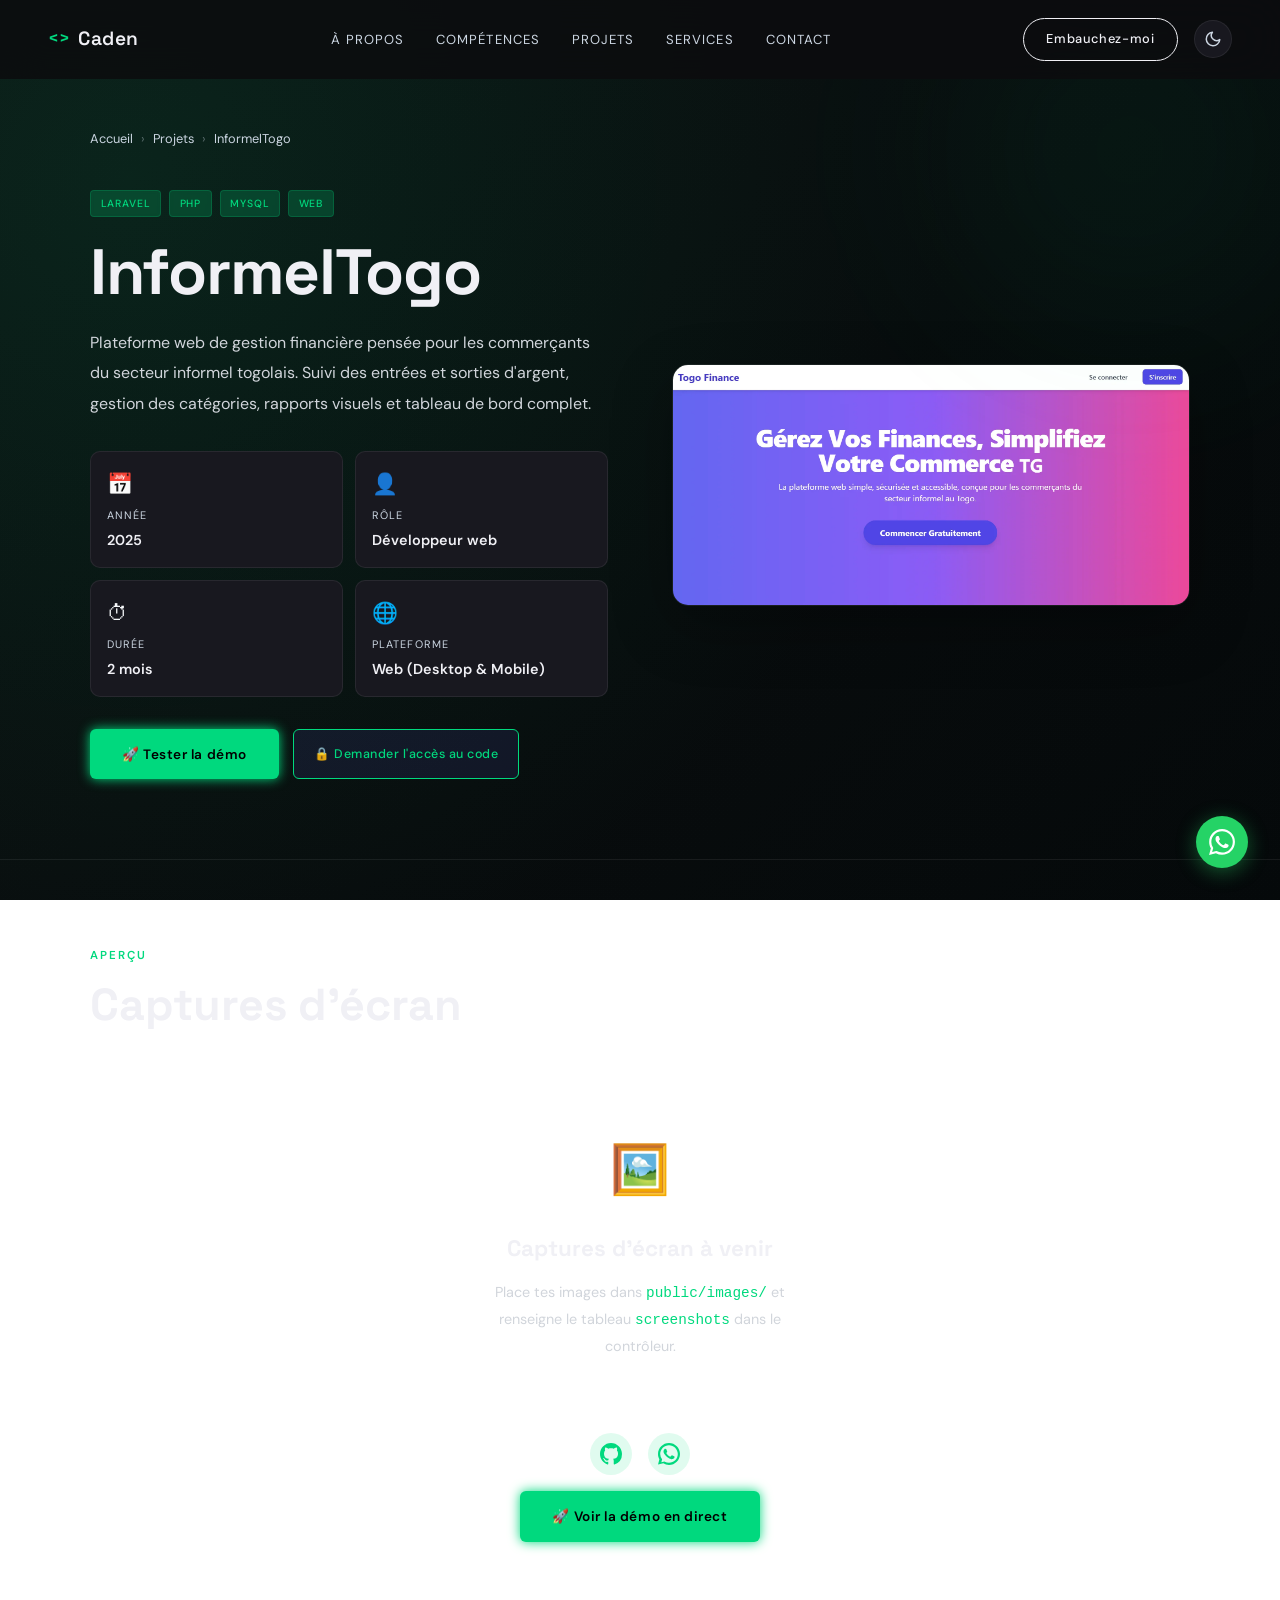
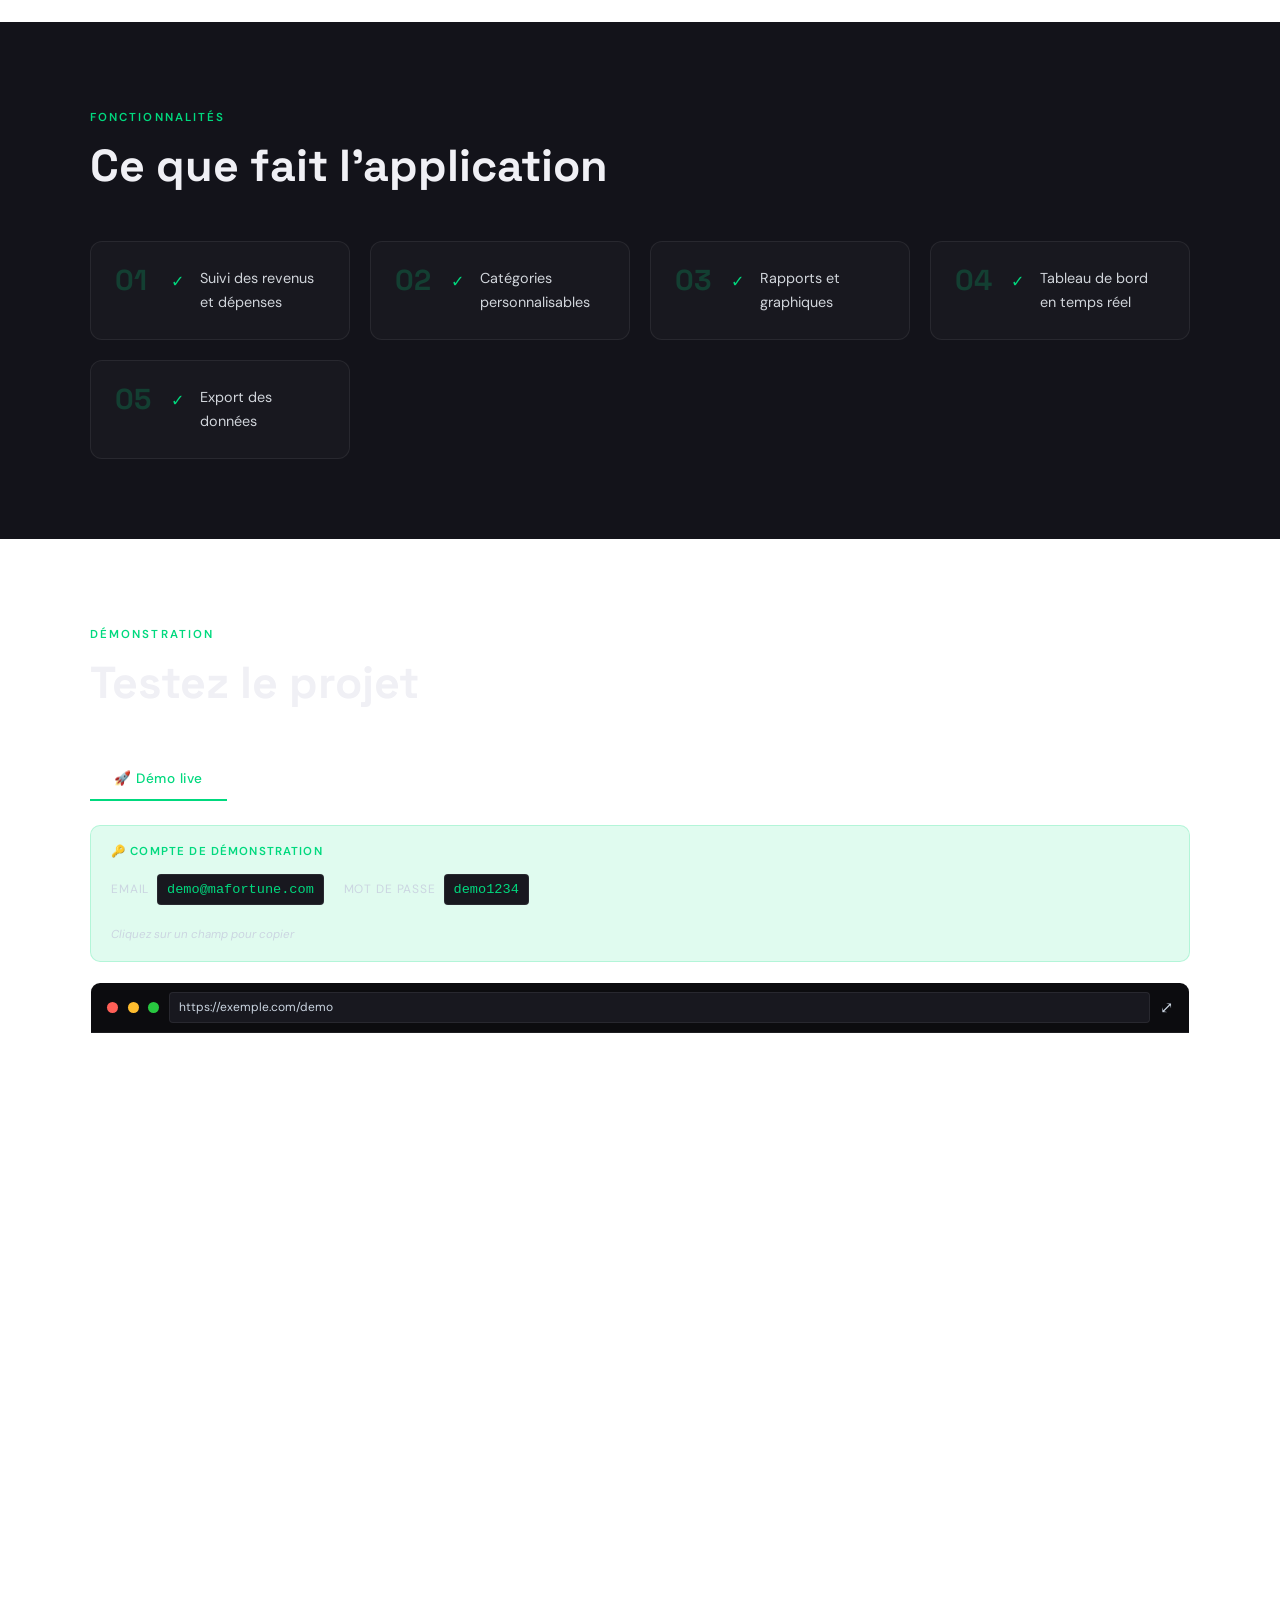
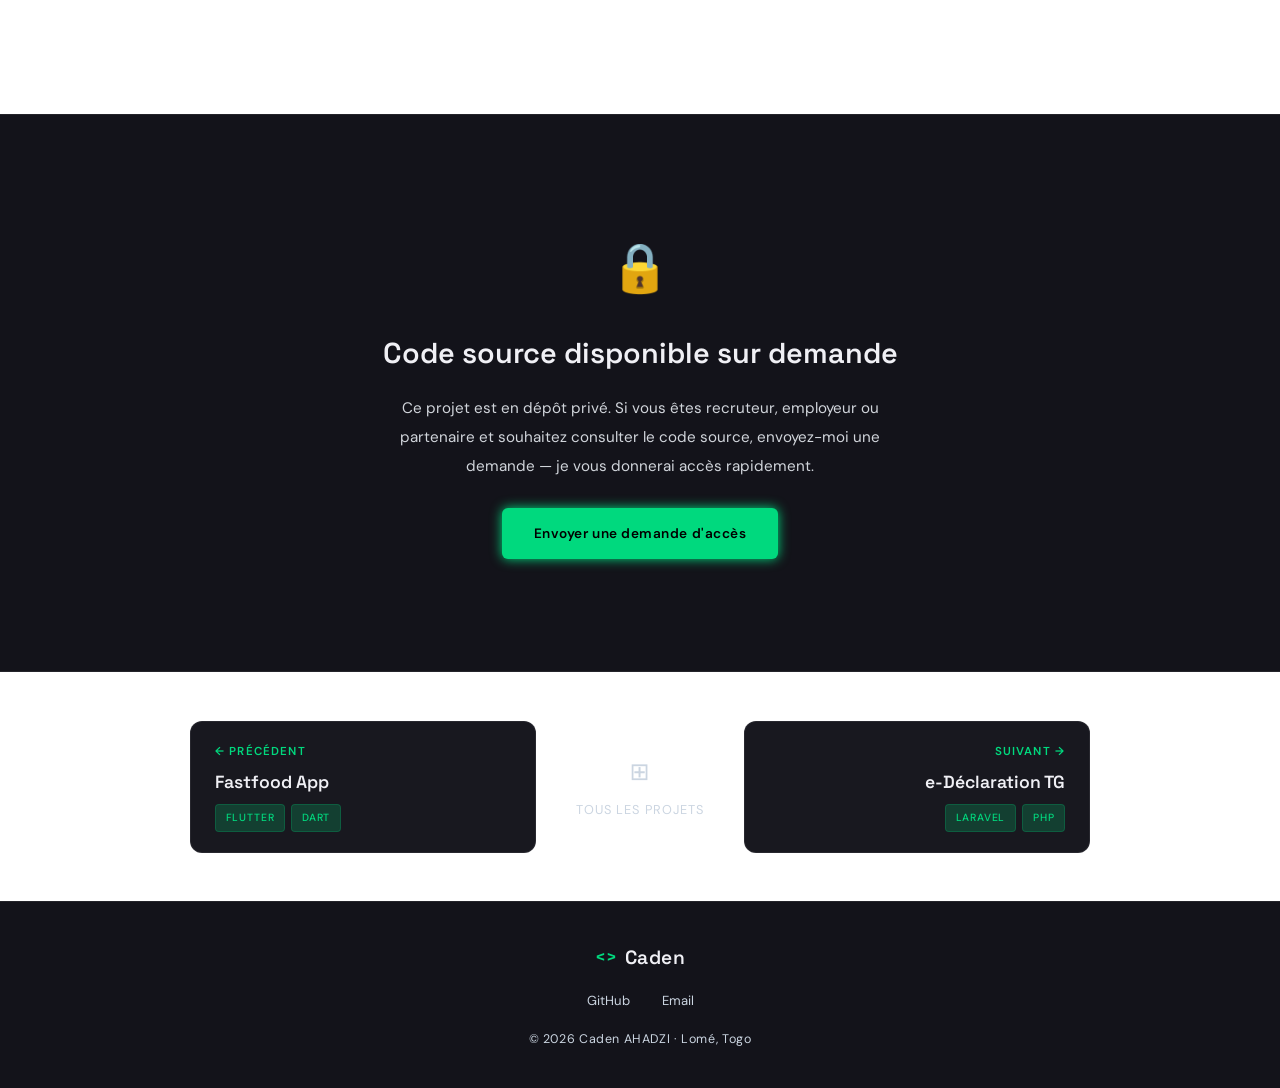
<file: projet-informel.html>
<!DOCTYPE html>
<html lang="fr">
<head>
  <meta charset="UTF-8">
  <meta name="viewport" content="width=device-width, initial-scale=1.0">
  <meta name="description" content="Caden AHADZI — Développeur Frontend Mobile & Web — Lomé, Togo">
  <title>Caden — InformelTogo</title>

  <link rel="preconnect" href="https://fonts.googleapis.com">
  <link rel="preconnect" href="https://fonts.gstatic.com" crossorigin>
  <link href="https://fonts.googleapis.com/css2?family=Space+Grotesk:wght@300;400;500;600;700&family=DM+Sans:opsz,wght@9..40,300;9..40,400;9..40,500&display=swap" rel="stylesheet">

  <link rel="stylesheet" href="css/style.css">
</head>
<body>

  <nav id="navbar">
    <a href="index.html" class="nav-logo">
      <span class="logo-bracket">&lt;&gt;</span>
      <span class="logo-name">Caden</span>
    </a>

    <ul class="nav-links" id="navLinks">
      <li><a href="index.html#about">À propos</a></li>
      <li><a href="index.html#competences">Compétences</a></li>
      <li><a href="index.html#projets">Projets</a></li>
      <li><a href="index.html#services">Services</a></li>
      <li><a href="index.html#contact">Contact</a></li>
    </ul>

    <div class="nav-right">
      <a href="index.html#contact" class="btn-hire">Embauchez-moi</a>
      <button class="theme-toggle" id="themeToggle" aria-label="Changer le thème">
        <svg class="icon-moon" xmlns="http://www.w3.org/2000/svg" width="18" height="18" viewBox="0 0 24 24" fill="none" stroke="currentColor" stroke-width="2" stroke-linecap="round" stroke-linejoin="round">
          <path d="M21 12.79A9 9 0 1 1 11.21 3 7 7 0 0 0 21 12.79z"/>
        </svg>
        <svg class="icon-sun" xmlns="http://www.w3.org/2000/svg" width="18" height="18" viewBox="0 0 24 24" fill="none" stroke="currentColor" stroke-width="2" stroke-linecap="round" stroke-linejoin="round">
          <circle cx="12" cy="12" r="5"/>
          <line x1="12" y1="1" x2="12" y2="3"/>
          <line x1="12" y1="21" x2="12" y2="23"/>
          <line x1="4.22" y1="4.22" x2="5.64" y2="5.64"/>
          <line x1="18.36" y1="18.36" x2="19.78" y2="19.78"/>
          <line x1="1" y1="12" x2="3" y2="12"/>
          <line x1="21" y1="12" x2="23" y2="12"/>
          <line x1="4.22" y1="19.78" x2="5.64" y2="18.36"/>
          <line x1="18.36" y1="5.64" x2="19.78" y2="4.22"/>
        </svg>
      </button>
      <button class="nav-burger" id="burger" aria-label="Menu">
        <span></span><span></span><span></span>
      </button>
    </div>
  </nav>

  <main>
    <section class="projet-hero" style="--projet-couleur: #6C63FF">
      <div class="projet-hero-orb"></div>
      <div class="container">
        <div class="breadcrumb fade-in visible">
          <a href="index.html">Accueil</a>
          <span class="bc-sep">›</span>
          <a href="index.html#projets">Projets</a>
          <span class="bc-sep">›</span>
          <span>InformelTogo</span>
        </div>

        <div class="projet-hero-grid">
          <div class="projet-hero-content">
            <div class="projet-tags-wrap fade-in visible">
              <span class="tag">Laravel</span>
              <span class="tag">PHP</span>
              <span class="tag">MySQL</span>
              <span class="tag">Web</span>
            </div>
            <h1 class="projet-titre fade-in visible">InformelTogo</h1>
            <p class="projet-desc fade-in visible">Plateforme web de gestion financière pensée pour les commerçants du secteur informel togolais. Suivi des entrées et sorties d'argent, gestion des catégories, rapports visuels et tableau de bord complet.</p>

            <div class="projet-details-grid fade-in visible">
              <div class="projet-detail-card">
                <span class="pdc-icon">📅</span>
                <p class="pdc-label">Année</p>
                <p class="pdc-valeur">2025</p>
              </div>
              <div class="projet-detail-card">
                <span class="pdc-icon">👤</span>
                <p class="pdc-label">Rôle</p>
                <p class="pdc-valeur">Développeur web</p>
              </div>
              <div class="projet-detail-card">
                <span class="pdc-icon">⏱</span>
                <p class="pdc-label">Durée</p>
                <p class="pdc-valeur">2 mois</p>
              </div>
              <div class="projet-detail-card">
                <span class="pdc-icon">🌐</span>
                <p class="pdc-label">Plateforme</p>
                <p class="pdc-valeur">Web (Desktop &amp; Mobile)</p>
              </div>
            </div>

            <div class="projet-actions fade-in visible">
              <a href="#demo-section" class="btn-primary">🚀 Tester la démo</a>
              <a href="index.html#contact" class="btn-code-request" onclick="sessionStorage.setItem('sujet_contact', 'Demande accès code — InformelTogo');">🔒 Demander l'accès au code</a>
            </div>
          </div>

          <div class="projet-hero-visuel fade-in visible">
            <img src="images/financehome.webp" alt="InformelTogo" class="projet-hero-img">
          </div>
        </div>
      </div>
    </section>

    <section class="projet-section">
      <div class="container">
        <div class="section-header fade-in">
          <span class="section-label">Aperçu</span>
          <h2 class="section-title">Captures d'écran</h2>
        </div>

        <div class="screenshots-placeholder fade-in">
          <div class="sp-inner">
            <span>🖼️</span>
            <h3>Captures d'écran à venir</h3>
            <p>Place tes images dans <code>public/images/</code> et renseigne le tableau <code>screenshots</code> dans le contrôleur.</p>
          </div>
        </div>

        <div class="social-bottom">
          <div class="social-icons-horizontal">
            <a href="https://github.com/caden7dev/pertedoc.git" target="_blank" rel="noopener" class="social-icon" title="GitHub">
              <svg viewBox="0 0 24 24" width="22" height="22" fill="currentColor">
                <path d="M12 0C5.37 0 0 5.37 0 12c0 5.31 3.435 9.795 8.205 11.385.6.105.825-.255.825-.57 0-.285-.015-1.23-.015-2.235-3.015.555-3.795-.735-4.035-1.41-.135-.345-.72-1.41-1.23-1.695-.42-.225-1.02-.78-.015-.795.945-.015 1.62.87 1.845 1.23 1.08 1.815 2.805 1.305 3.495.99.105-.78.42-1.305.765-1.605-2.67-.3-5.46-1.335-5.46-5.925 0-1.305.465-2.385 1.23-3.225-.12-.3-.54-1.53.12-3.18 0 0 1.005-.315 3.3 1.23.96-.27 1.98-.405 3-.405s2.04.135 3 .405c2.295-1.56 3.3-1.23 3.3-1.23.66 1.65.24 2.88.12 3.18.765.84 1.23 1.905 1.23 3.225 0 4.605-2.805 5.625-5.475 5.925.435.375.81 1.095.81 2.22 0 1.605-.015 2.895-.015 3.3 0 .315.225.69.825.57A12.02 12.02 0 0 0 24 12c0-6.63-5.37-12-12-12z"/>
              </svg>
            </a>
            <a href="https://wa.me/22892138182" target="_blank" rel="noopener" class="social-icon" title="WhatsApp">
              <svg viewBox="0 0 24 24" width="22" height="22" fill="currentColor">
                <path d="M17.472 14.382c-.297-.149-1.758-.867-2.03-.967-.273-.099-.471-.148-.67.15-.197.297-.767.966-.94 1.164-.173.199-.347.223-.644.075-.297-.15-1.255-.463-2.39-1.475-.883-.788-1.48-1.761-1.653-2.059-.173-.297-.018-.458.13-.606.134-.133.298-.347.446-.52.149-.174.198-.298.298-.497.099-.198.05-.371-.025-.52-.075-.149-.669-1.612-.916-2.207-.242-.579-.487-.5-.669-.51-.173-.008-.371-.01-.57-.01-.198 0-.52.074-.792.372-.272.297-1.04 1.016-1.04 2.479 0 1.462 1.065 2.875 1.213 3.074.149.198 2.096 3.2 5.077 4.487.709.306 1.262.489 1.694.625.712.227 1.36.195 1.871.118.571-.085 1.758-.719 2.006-1.413.248-.694.248-1.289.173-1.413-.074-.124-.272-.198-.57-.347zM12 0C5.373 0 0 5.373 0 12c0 2.105.545 4.092 1.5 5.832L.05 23.45l5.71-1.45A11.96 11.96 0 0 0 12 24c6.627 0 12-5.373 12-12S18.627 0 12 0zm0 21.6c-1.7 0-3.272-.459-4.643-1.256l-.336-.2-3.373.857.86-3.29-.22-.345A9.58 9.58 0 0 1 2.4 12c0-5.295 4.305-9.6 9.6-9.6 5.295 0 9.6 4.305 9.6 9.6 0 5.295-4.305 9.6-9.6 9.6z"/>
              </svg>
            </a>
          </div>
          <div class="demo-bottom">
            <a href="#demo-section" class="btn-primary">🚀 Voir la démo en direct</a>
          </div>
        </div>
      </div>
    </section>

    <section class="projet-section section-alt">
      <div class="container">
        <div class="section-header fade-in">
          <span class="section-label">Fonctionnalités</span>
          <h2 class="section-title">Ce que fait l'application</h2>
        </div>
        <div class="features-full-grid">
          <div class="feature-full-card fade-in">
            <div class="ffc-num">01</div>
            <div class="ffc-check">✓</div>
            <p class="ffc-text">Suivi des revenus et dépenses</p>
          </div>
          <div class="feature-full-card fade-in">
            <div class="ffc-num">02</div>
            <div class="ffc-check">✓</div>
            <p class="ffc-text">Catégories personnalisables</p>
          </div>
          <div class="feature-full-card fade-in">
            <div class="ffc-num">03</div>
            <div class="ffc-check">✓</div>
            <p class="ffc-text">Rapports et graphiques</p>
          </div>
          <div class="feature-full-card fade-in">
            <div class="ffc-num">04</div>
            <div class="ffc-check">✓</div>
            <p class="ffc-text">Tableau de bord en temps réel</p>
          </div>
          <div class="feature-full-card fade-in">
            <div class="ffc-num">05</div>
            <div class="ffc-check">✓</div>
            <p class="ffc-text">Export des données</p>
          </div>
        </div>
      </div>
    </section>

    <section class="projet-section" id="demo-section">
      <div class="container">
        <div class="section-header fade-in">
          <span class="section-label">Démonstration</span>
          <h2 class="section-title">Testez le projet</h2>
        </div>
        <div class="demo-tabs fade-in">
          <button class="demo-tab active" id="tab-btn-live" onclick="switchDemoTab('live')">🚀 Démo live</button>
        </div>
        <div class="demo-panel active" id="panel-live">
          <div class="demo-credentials fade-in">
            <span class="demo-credentials-label">🔑 Compte de démonstration</span>
            <div class="demo-credentials-row">
              <div class="demo-cred-item">
                <span class="cred-key">Email</span>
                <code class="cred-val" onclick="copierTexte(this)">demo@mafortune.com</code>
              </div>
              <div class="demo-cred-item">
                <span class="cred-key">Mot de passe</span>
                <code class="cred-val" onclick="copierTexte(this)">demo1234</code>
              </div>
              <span class="cred-hint">Cliquez sur un champ pour copier</span>
            </div>
          </div>
          <div class="demo-frame-wrap fade-in">
            <div class="demo-frame-toolbar">
              <span class="frame-dot red"></span>
              <span class="frame-dot yellow"></span>
              <span class="frame-dot green"></span>
              <span class="frame-url">https://exemple.com/demo</span>
              <a href="https://exemple.com/demo" target="_blank" rel="noopener" class="frame-open" title="Plein écran">⤢</a>
            </div>
            <iframe class="demo-frame-full" src="https://exemple.com/demo" title="Démo InformelTogo" loading="lazy"></iframe>
          </div>
        </div>
      </div>
    </section>

    <section class="projet-section projet-cta-section">
      <div class="container">
        <div class="projet-cta-box fade-in">
          <div class="pcb-icon">🔒</div>
          <h2>Code source disponible sur demande</h2>
          <p>Ce projet est en dépôt privé. Si vous êtes recruteur, employeur ou partenaire et souhaitez consulter le code source, envoyez-moi une demande — je vous donnerai accès rapidement.</p>
          <a href="index.html#contact" class="btn-primary" onclick="sessionStorage.setItem('sujet_contact', 'Demande accès code — InformelTogo');">Envoyer une demande d'accès</a>
        </div>
      </div>
    </section>

    <section class="projet-nav-section">
      <div class="container">
        <div class="projet-nav-grid">
          <a href="projet-fastfood.html" class="projet-nav-card">
            <span class="pnc-dir">← Précédent</span>
            <span class="pnc-titre">Fastfood App</span>
            <div class="pnc-tags">
              <span class="tag">Flutter</span>
              <span class="tag">Dart</span>
            </div>
          </a>
          <a href="index.html#projets" class="projet-nav-home">
            <span>⊞</span>
            <span>Tous les projets</span>
          </a>
          <a href="projet-edeclaration.html" class="projet-nav-card projet-nav-right">
            <span class="pnc-dir">Suivant →</span>
            <span class="pnc-titre">e-Déclaration TG</span>
            <div class="pnc-tags">
              <span class="tag">Laravel</span>
              <span class="tag">PHP</span>
            </div>
          </a>
        </div>
      </div>
    </section>
  </main>

  <footer>
    <div class="footer-inner">
      <a href="index.html" class="footer-logo">
        <span class="logo-bracket">&lt;&gt;</span>
        <span class="logo-name">Caden</span>
      </a>
      <div class="footer-links">
        <a href="https://github.com/caden7dev/pertedoc.git" target="_blank" rel="noopener">GitHub</a>
        <a href="mailto:ahadzicaden7@gmail.com">Email</a>
      </div>
      <p class="footer-copy">© 2026 Caden AHADZI · Lomé, Togo</p>
    </div>
  </footer>

  <a href="https://wa.me/22892138182" class="whatsapp-btn" target="_blank" rel="noopener" aria-label="WhatsApp">
    <svg viewBox="0 0 24 24" fill="currentColor" width="26" height="26">
      <path d="M17.472 14.382c-.297-.149-1.758-.867-2.03-.967-.273-.099-.471-.148-.67.15-.197.297-.767.966-.94 1.164-.173.199-.347.223-.644.075-.297-.15-1.255-.463-2.39-1.475-.883-.788-1.48-1.761-1.653-2.059-.173-.297-.018-.458.13-.606.134-.133.298-.347.446-.52.149-.174.198-.298.298-.497.099-.198.05-.371-.025-.52-.075-.149-.669-1.612-.916-2.207-.242-.579-.487-.5-.669-.51-.173-.008-.371-.01-.57-.01-.198 0-.52.074-.792.372-.272.297-1.04 1.016-1.04 2.479 0 1.462 1.065 2.875 1.213 3.074.149.198 2.096 3.2 5.077 4.487.709.306 1.262.489 1.694.625.712.227 1.36.195 1.871.118.571-.085 1.758-.719 2.006-1.413.248-.694.248-1.289.173-1.413-.074-.124-.272-.198-.57-.347m-5.421 7.403h-.004a9.87 9.87 0 01-5.031-1.378l-.361-.214-3.741.982.998-3.648-.235-.374a9.86 9.86 0 01-1.51-5.26c.001-5.45 4.436-9.884 9.888-9.884 2.64 0 5.122 1.03 6.988 2.898a9.825 9.825 0 012.893 6.994c-.003 5.45-4.437 9.884-9.885 9.884m8.413-18.297A11.815 11.815 0 0012.05 0C5.495 0 .16 5.335.157 11.892c0 2.096.547 4.142 1.588 5.945L.057 24l6.305-1.654a11.882 11.882 0 005.683 1.448h.005c6.554 0 11.89-5.335 11.893-11.893a11.821 11.821 0 00-3.48-8.413z"/>
    </svg>
  </a>

  <script src="js/main.js"></script>
  <script>
    function switchDemoTab(tab) {
      document.querySelectorAll('.demo-tab').forEach(t => t.classList.remove('active'));
      document.querySelectorAll('.demo-panel').forEach(p => p.classList.remove('active'));
      document.getElementById('tab-btn-' + tab).classList.add('active');
      document.getElementById('panel-' + tab).classList.add('active');
    }
    function copierTexte(el) {
      navigator.clipboard.writeText(el.textContent.trim());
      el.classList.add('copied');
      setTimeout(() => el.classList.remove('copied'), 2000);
    }
  </script>
</body>
</html>
</file>
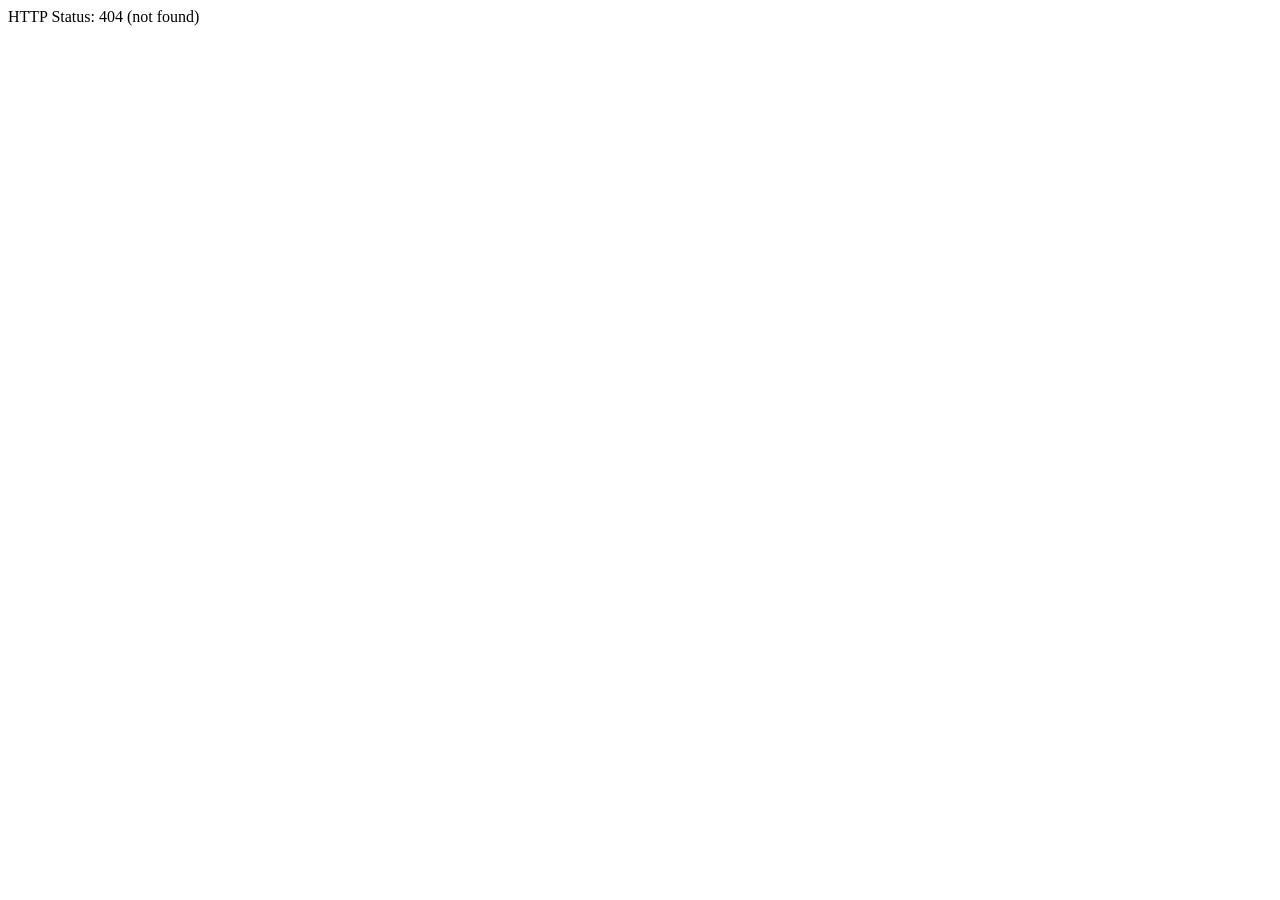
<file: index_files/demo(1).html>
<!DOCTYPE html>
<!-- saved from url=(0024)https://exemple.com/demo -->
<html lang="en-us"><head><meta http-equiv="Content-Type" content="text/html; charset=UTF-8">
    <title>Not Found</title>
  </head>
  <body>
    HTTP Status: 404 (not found)
  
</body></html>
</file>
<file: css/style.css>
/* ══════════════════════════════════════════
   PORTFOLIO CADEN — Dark Theme Premium (v2)
══════════════════════════════════════════ */

:root {
  --bg:           #0C0C0F;
  --bg-surface:   #13131A;
  --bg-card:      #18181F;
  --bg-card-hover:#1E1E28;
  --text:         #F0F0F5;
  --text-muted:   #B0B3C0;   /* amélioré */
  --text-body:    #E5E7EB;
  --accent:       #00D97E;
  --accent-dim:   rgba(0, 217, 126, 0.12);
  --accent-glow:  rgba(0, 217, 126, 0.25);
  --border:       rgba(255, 255, 255, 0.07);
  --border-hover: rgba(0, 217, 126, 0.3);
  --serif:        'Space Grotesk', system-ui, sans-serif;
  --sans:         'DM Sans', system-ui, sans-serif;
  
  /* RGB versions pour dégradés */
  --accent-rgb:   0, 217, 126;
}

*, *::before, *::after { margin: 0; padding: 0; box-sizing: border-box; }
html { scroll-behavior: smooth; }

body {
  font-family: var(--sans);
  background: radial-gradient(circle at 10% 20%, rgba(var(--accent-rgb), 0.03) 0%, transparent 50%),
              linear-gradient(125deg, var(--bg) 0%, var(--bg-surface) 100%);
  background-attachment: fixed;
  color: var(--text-body);
  line-height: 1.7;
  font-size: 16px;
}
img  { max-width: 100%; display: block; }

/* ══════════════════════════════════════════
   NAVIGATION
══════════════════════════════════════════ */
nav {
  position: fixed; top: 0; width: 100%; z-index: 100;
  padding: 1.1rem 3rem;
  display: flex; justify-content: space-between; align-items: center;
  background: rgba(12, 12, 15, 0.85);
  backdrop-filter: blur(20px);
  border-bottom: 1px solid transparent;
  transition: border-color .3s;
}
nav.scrolled { border-bottom-color: var(--border); }

.nav-logo { display: flex; align-items: center; gap: .5rem; text-decoration: none; }
.logo-bracket { font-family: var(--serif); font-size: 1.1rem; color: var(--accent); font-weight: 600; }
.logo-name    { font-family: var(--serif); font-size: 1.2rem; font-weight: 600; color: var(--text); letter-spacing: .03em; }

.nav-links { display: flex; gap: 2rem; list-style: none; }
.nav-links a {
  font-size: .82rem; color: var(--text-muted); text-decoration: none;
  letter-spacing: .08em; text-transform: uppercase; font-weight: 400;
  transition: color .2s; position: relative;
}
.nav-links a::after {
  content: ''; position: absolute; bottom: -4px; left: 0;
  width: 0; height: 1.5px; background: var(--accent);
  transition: width .25s;
}
.nav-links a:hover { color: var(--accent); }
.nav-links a:hover::after { width: 100%; }

.nav-right { display: flex; align-items: center; gap: 1rem; }

.btn-hire {
  padding: .6rem 1.4rem; border: 1.5px solid var(--text);
  color: var(--text); text-decoration: none;
  font-size: .8rem; font-weight: 500; font-family: var(--sans);
  border-radius: 50px; letter-spacing: .05em;
  transition: background .22s, border-color .22s, color .22s;
}
.btn-hire:hover { background: var(--accent); border-color: var(--accent); color: #000; }

.nav-burger { display: none; flex-direction: column; gap: 5px; background: none; border: none; cursor: pointer; }
.nav-burger span { display: block; width: 22px; height: 1.5px; background: var(--text); transition: .3s; }

/* ══════════════════════════════════════════
   HERO
══════════════════════════════════════════ */
.hero {
  min-height: 100vh; position: relative; overflow: hidden;
  display: flex; align-items: center; padding-top: 80px;
}

.hero-orb {
  position: absolute; border-radius: 50%;
  filter: blur(80px); pointer-events: none;
  animation: floatGlow 16s ease-in-out infinite;
}
.orb-1 {
  width: 500px; height: 500px;
  background: radial-gradient(circle, rgba(0,217,126,.12) 0%, transparent 70%);
  top: -100px; left: -100px;
  animation-delay: 0s;
}
.orb-2 {
  width: 400px; height: 400px;
  background: radial-gradient(circle, rgba(0,217,126,.08) 0%, transparent 70%);
  bottom: -100px; right: 200px;
  animation-delay: 2s;
}

@keyframes floatGlow {
  0% { transform: translate(0, 0) scale(1); opacity: 0.5; }
  50% { transform: translate(5%, 5%) scale(1.05); opacity: 0.7; }
  100% { transform: translate(0, 0) scale(1); opacity: 0.5; }
}

.hero-inner {
  display: grid; grid-template-columns: 1fr 1fr;
  gap: 4rem; align-items: center;
  padding: 4rem 2rem;
}

.hero-badge {
  display: inline-flex; align-items: center; gap: .6rem;
  padding: .5rem 1.1rem; border: 1px solid var(--border);
  background: var(--accent-dim); border-radius: 50px;
  font-size: .78rem; color: var(--accent); font-weight: 500;
  letter-spacing: .05em; margin-bottom: 2rem;
}
.badge-dot {
  width: 7px; height: 7px; border-radius: 50%; background: var(--accent);
  animation: pulse 2s ease-in-out infinite;
}
@keyframes pulse {
  0%, 100% { opacity: 1; transform: scale(1); }
  50%       { opacity: .5; transform: scale(.8); }
}

.hero-title {
  font-family: var(--serif); font-size: clamp(2.8rem, 6vw, 5.5rem);
  font-weight: 700; line-height: 1.08;
  letter-spacing: -.02em; margin-bottom: 1.5rem; color: var(--text);
}

.hero-sub {
  font-size: 1rem; font-weight: 300; color: #D1D5DB;
  max-width: 480px; margin-bottom: 2.5rem; line-height: 1.85;
}

.hero-cta { display: flex; gap: 1rem; flex-wrap: wrap; margin-bottom: 3rem; }

/* Stats */
.hero-stats { display: flex; align-items: center; gap: 0; }
.stat-item { text-align: center; padding: 0 1.5rem; }
.stat-item:first-child { padding-left: 0; }
.stat-value  { font-family: var(--serif); font-size: 2.2rem; font-weight: 700; color: var(--accent); }
.stat-suffix { font-family: var(--serif); font-size: 2rem; font-weight: 700; color: var(--accent); }
.stat-label  { font-size: .75rem; color: var(--text-muted); text-transform: uppercase; letter-spacing: .08em; margin-top: .2rem; }
.stat-divider { width: 1px; height: 50px; background: var(--border); }

/* Photo hero */
.hero-photo-wrap { display: flex; justify-content: center; align-items: center; }

.hero-photo {
  position: relative; width: 100%; max-width: 420px;
  border-radius: 16px; overflow: visible;
}

.hero-photo img {
  width: 100%; border-radius: 16px;
  border: 1px solid var(--border);
  box-shadow: 0 0 60px rgba(0,217,126,.08);
}

.photo-placeholder {
  aspect-ratio: 3/4; background: var(--bg-card);
  border: 1px dashed var(--border); border-radius: 16px;
  display: flex; flex-direction: column; align-items: center;
  justify-content: center; gap: 1rem; color: var(--text-muted);
  font-size: .85rem; text-align: center; padding: 2rem;
}
.photo-placeholder span { font-size: 2.5rem; }
.photo-placeholder code { font-size: .75rem; color: var(--accent); }

.tech-badge {
  position: absolute; bottom: -16px; left: 50%;
  transform: translateX(-50%);
  display: flex; gap: .5rem; flex-wrap: wrap; justify-content: center;
  background: var(--bg-card); border: 1px solid var(--border);
  border-radius: 50px; padding: .6rem 1.2rem;
  box-shadow: 0 8px 32px rgba(0,0,0,.4);
}
.tech-badge span {
  font-size: .72rem; font-weight: 500; color: var(--accent);
  letter-spacing: .06em; text-transform: uppercase;
}

/* ══════════════════════════════════════════
   BOUTONS
══════════════════════════════════════════ */
.btn-primary {
  display: inline-block; padding: .85rem 2rem;
  background: var(--accent); color: #000;
  text-decoration: none; font-size: .85rem;
  font-weight: 600; letter-spacing: .04em;
  border: none; cursor: pointer; font-family: var(--sans);
  border-radius: 6px; backdrop-filter: blur(2px);
  transition: background .2s, transform .18s, box-shadow .2s;
}
.btn-primary:hover, .btn-demo:hover {
  background: #00f090;
  transform: translateY(-2px);
  box-shadow: 0 8px 20px rgba(0,217,126,0.4);
}
.btn-outline {
  display: inline-block; padding: .85rem 2rem;
  border: 1.5px solid var(--border); color: var(--text);
  text-decoration: none; font-size: .85rem; font-weight: 400;
  border-radius: 6px; transition: border-color .2s, color .2s;
  background: transparent;
}
.btn-outline:hover { border-color: var(--accent); color: var(--accent); }
.btn-full { width: 100%; text-align: center; }

/* Bouton code request amélioré */
.btn-code-request {
  display: inline-flex; align-items: center; gap: .5rem;
  padding: .6rem 1.25rem;
  background: rgba(108,99,255,0.1);
  border: 1px solid var(--accent);
  color: var(--accent);
  font-family: var(--sans);
  font-size: .78rem;
  font-weight: 500;
  border-radius: 6px;
  text-decoration: none;
  cursor: pointer;
  transition: all 0.2s ease;
  letter-spacing: .04em;
}
.btn-code-request:hover {
  background: var(--accent);
  color: #000;
  border-color: var(--accent);
}

/* ══════════════════════════════════════════
   SECTIONS COMMUNES
══════════════════════════════════════════ */
section { padding: 6rem 2rem; }
.section-alt { background: var(--bg-surface); }
.container { max-width: 1100px; margin: 0 auto; }

.section-header { margin-bottom: 3rem; }
.section-label {
  display: inline-block; font-size: .72rem; letter-spacing: .18em;
  text-transform: uppercase; color: var(--accent); font-weight: 600;
  margin-bottom: .75rem;
}
.section-title {
  font-family: var(--serif); font-size: clamp(1.8rem, 4vw, 2.8rem);
  font-weight: 700; color: var(--text); line-height: 1.2;
}

/* ══════════════════════════════════════════
   À PROPOS
══════════════════════════════════════════ */
.about-grid { display: grid; grid-template-columns: 1fr 1.7fr; gap: 4rem; align-items: start; }

.about-photo-wrap { display: flex; flex-direction: column; gap: 1rem; }
.about-photo {
  border-radius: 12px; overflow: hidden;
  border: 1px solid var(--border);
}
.about-photo img { width: 100%; height: auto; display: block; }

.about-card-info {
  background: var(--bg-card); border: 1px solid var(--border);
  border-radius: 10px; padding: 1.25rem 1.5rem;
}
.aci-name { font-weight: 600; font-size: 1rem; color: var(--text); margin-bottom: .2rem; }
.aci-role { font-size: .85rem; color: var(--accent); margin-bottom: .4rem; }
.aci-loc  { font-size: .82rem; color: var(--text-muted); }

.about-heading {
  font-family: var(--serif); font-size: clamp(1.5rem, 3vw, 2.2rem);
  font-weight: 600; line-height: 1.3; margin-bottom: 1.5rem; color: var(--text);
}
.about-heading em { color: var(--accent); font-style: normal; }
.about-para { font-size: .95rem; color: #D1D5DB; line-height: 1.9; margin-bottom: 1rem; }
.about-para strong { color: var(--text); font-weight: 500; }

.about-info { display: grid; grid-template-columns: 1fr 1fr; gap: 1rem; margin-top: 2rem; }
.info-item { border: 1px solid var(--border); border-radius: 8px; padding: .9rem 1rem; background: var(--bg-card); }
.info-label { font-size: .7rem; letter-spacing: .12em; text-transform: uppercase; color: var(--text-muted); margin-bottom: .3rem; }
.info-value { font-size: .9rem; color: var(--text); font-weight: 500; }

/* ══════════════════════════════════════════
   COMPÉTENCES
══════════════════════════════════════════ */
.skills-grid { display: grid; grid-template-columns: repeat(auto-fit, minmax(270px, 1fr)); gap: 2.5rem; }

.skill-category {
  background: var(--bg-card); border: 1px solid var(--border);
  border-radius: 12px; padding: 1.75rem;
  transition: border-color .3s, box-shadow .3s;
}
.skill-category:hover { border-color: var(--border-hover); box-shadow: 0 25px 40px -12px rgba(0,0,0,0.35); }

.skill-category h3 {
  font-family: var(--serif); font-size: 1.1rem; font-weight: 600;
  color: var(--text); margin-bottom: 1.5rem;
  padding-bottom: .75rem; border-bottom: 1px solid var(--border);
}

.skill-bar { margin-bottom: 1.1rem; }
.skill-bar-top { display: flex; justify-content: space-between; margin-bottom: .5rem; }
.skill-name { font-size: .85rem; color: var(--text); }
.skill-pct  { font-size: .78rem; color: var(--accent); font-weight: 600; }
.skill-track { height: 3px; background: var(--border); border-radius: 2px; }
.skill-fill  { height: 100%; background: linear-gradient(90deg, var(--accent), #00f090); border-radius: 2px; width: 0; transition: width 1.3s cubic-bezier(.4,0,.2,1); }

.cv-download { margin-top: 3rem; display: flex; justify-content: center; }

/* ══════════════════════════════════════════
   PROJETS
══════════════════════════════════════════ */
.projects-grid { display: grid; grid-template-columns: repeat(auto-fit, minmax(320px, 1fr)); gap: 1.75rem; }

.project-card {
  background: var(--bg-card); border: 1px solid var(--border);
  border-radius: 12px; overflow: hidden;
  transition: transform .3s, border-color .3s, box-shadow .3s;
  backdrop-filter: blur(2px);
}
.project-card:hover {
  transform: translateY(-6px);
  border-color: var(--border-hover);
  box-shadow: 0 25px 40px -12px rgba(0,0,0,0.35);
}

.project-img { height: 200px; overflow: hidden; }
.project-img img { width: 100%; height: 100%; object-fit: cover; transition: transform .4s; }
.project-card:hover .project-img img { transform: scale(1.05); }

.project-img-placeholder {
  width: 100%; height: 100%;
  background: linear-gradient(135deg, #13131A 0%, #1E1E2A 100%);
  display: flex; align-items: center; justify-content: center;
}
.project-img-placeholder span {
  font-family: var(--serif); font-size: 1.8rem; font-weight: 600;
  color: var(--accent); opacity: .35;
}

.project-body { padding: 1.5rem; }
.project-tags { display: flex; flex-wrap: wrap; gap: .4rem; margin-bottom: .9rem; }
.tag {
  font-size: .65rem; letter-spacing: .08em; text-transform: uppercase;
  padding: .25rem .6rem; border-radius: 4px;
  background: var(--accent-dim); color: var(--accent);
  border: 1px solid rgba(0,217,126,.2);
}
.project-body h3 { font-family: var(--serif); font-size: 1.3rem; font-weight: 600; color: var(--text); margin-bottom: .5rem; }
.project-body p  { font-size: .875rem; color: #D1D5DB; line-height: 1.7; margin-bottom: 1.25rem; }
.project-link {
  font-size: .78rem; letter-spacing: .08em; text-transform: uppercase;
  color: var(--accent); text-decoration: none; font-weight: 600;
  transition: gap .2s; display: inline-flex; align-items: center; gap: .4rem;
}
.project-link:hover { gap: .8rem; }

/* ══════════════════════════════════════════
   SERVICES
══════════════════════════════════════════ */
.services-grid { display: grid; grid-template-columns: repeat(auto-fit, minmax(240px, 1fr)); gap: 1.5rem; }

.service-card {
  background: var(--bg-card); border: 1px solid var(--border);
  border-radius: 12px; padding: 2rem;
  transition: transform .3s, border-color .3s, box-shadow .3s;
  position: relative; overflow: hidden;
  backdrop-filter: blur(2px);
}
.service-card::before {
  content: ''; position: absolute; top: 0; left: 0;
  right: 0; height: 2px;
  background: linear-gradient(90deg, var(--accent), transparent);
  opacity: 0; transition: opacity .3s;
}
.service-card:hover { transform: translateY(-4px); border-color: var(--border-hover); box-shadow: 0 25px 40px -12px rgba(0,0,0,0.35); }
.service-card:hover::before { opacity: 1; }

.service-icon { font-size: 2rem; margin-bottom: 1rem; }
.service-card h3 { font-family: var(--serif); font-size: 1.15rem; font-weight: 600; color: var(--text); margin-bottom: .75rem; }
.service-card p  { font-size: .875rem; color: #D1D5DB; line-height: 1.75; }

/* ══════════════════════════════════════════
   TÉMOIGNAGES
══════════════════════════════════════════ */
.testimonials-grid { display: grid; grid-template-columns: repeat(auto-fit, minmax(280px, 1fr)); gap: 1.5rem; }

.testimonial-card {
  background: var(--bg-card); border: 1px solid var(--border);
  border-radius: 12px; padding: 2rem;
  transition: border-color .3s, box-shadow .3s;
  backdrop-filter: blur(2px);
}
.testimonial-card:hover { border-color: var(--border-hover); box-shadow: 0 25px 40px -12px rgba(0,0,0,0.35); }
.testimonial-stars { color: var(--accent); font-size: 1rem; letter-spacing: .15em; margin-bottom: 1.25rem; }
.testimonial-quote { font-size: .95rem; color: #D1D5DB; line-height: 1.8; margin-bottom: 1.5rem; font-style: italic; }
.testimonial-footer { display: flex; align-items: center; gap: .9rem; }
.testimonial-avatar {
  width: 42px; height: 42px; border-radius: 50%;
  background: var(--accent-dim); border: 1.5px solid var(--accent);
  display: flex; align-items: center; justify-content: center;
  font-weight: 700; color: var(--accent); font-size: 1rem; flex-shrink: 0;
}
.testimonial-author { font-size: .875rem; font-weight: 600; color: var(--text); }
.testimonial-role   { font-size: .78rem; color: var(--text-muted); margin-top: .15rem; }

/* ══════════════════════════════════════════
   BLOG
══════════════════════════════════════════ */
.blog-grid { display: grid; grid-template-columns: repeat(auto-fit, minmax(300px, 1fr)); gap: 1.5rem; }

.blog-card {
  background: var(--bg-card); border: 1px solid var(--border);
  border-radius: 12px; padding: 1.75rem;
  transition: border-color .3s, transform .3s, box-shadow .3s;
  backdrop-filter: blur(2px);
}
.blog-card:hover { border-color: var(--border-hover); transform: translateY(-3px); box-shadow: 0 25px 40px -12px rgba(0,0,0,0.35); }
.blog-meta { display: flex; align-items: center; gap: .75rem; margin-bottom: 1rem; }
.blog-date { font-size: .78rem; color: var(--text-muted); }
.blog-cat {
  font-size: .65rem; letter-spacing: .1em; text-transform: uppercase;
  padding: .2rem .6rem; border-radius: 4px;
  background: var(--accent-dim); color: var(--accent);
  border: 1px solid rgba(0,217,126,.2);
}
.blog-card h3 { font-family: var(--serif); font-size: 1.2rem; font-weight: 600; color: var(--text); line-height: 1.4; margin-bottom: .75rem; }
.blog-card p  { font-size: .875rem; color: #D1D5DB; line-height: 1.7; margin-bottom: 1.1rem; }
.empty-state  { font-size: 1rem; color: var(--text-muted); font-style: italic; }

/* ══════════════════════════════════════════
   CONTACT
══════════════════════════════════════════ */
.contact-grid { display: grid; grid-template-columns: 1fr 1.6fr; gap: 4rem; }

.contact-intro { font-size: .95rem; color: #D1D5DB; line-height: 1.9; margin-bottom: 2rem; }

.contact-detail {
  display: flex; align-items: flex-start; gap: 1rem;
  padding: 1rem 1.25rem; background: var(--bg-card);
  border: 1px solid var(--border); border-radius: 10px;
  margin-bottom: .75rem; transition: border-color .2s;
}
.contact-detail:hover { border-color: var(--border-hover); }
.cd-icon { font-size: 1.2rem; flex-shrink: 0; }
.contact-detail-label { font-size: .7rem; letter-spacing: .1em; text-transform: uppercase; color: var(--text-muted); margin-bottom: .2rem; }
.contact-detail-value { font-size: .9rem; color: var(--text); text-decoration: none; }
a.contact-detail-value:hover { color: var(--accent); }

.contact-form { background: var(--bg-card); border: 1px solid var(--border); border-radius: 12px; padding: 2rem; }

.form-row { display: grid; grid-template-columns: 1fr 1fr; gap: 1rem; }
.form-group { margin-bottom: 1.25rem; }

.form-group label {
  display: block; font-size: .72rem; letter-spacing: .1em;
  text-transform: uppercase; color: var(--text-muted); margin-bottom: .5rem;
}
.form-group input,
.form-group textarea {
  width: 100%; padding: .85rem 1rem;
  background: var(--bg); border: 1px solid var(--border);
  border-radius: 6px; font-family: var(--sans); font-size: .9rem;
  color: var(--text); outline: none; transition: border-color .2s; resize: vertical;
}
.form-group input:focus,
.form-group textarea:focus { border-color: var(--accent); }
.form-group textarea { min-height: 130px; }

.alert-success {
  padding: 1rem 1.25rem; background: rgba(0,217,126,.1);
  border: 1px solid rgba(0,217,126,.3); color: var(--accent);
  border-radius: 8px; font-size: .9rem; margin-bottom: 1.5rem;
}
.alert-error {
  padding: 1rem 1.25rem; background: rgba(255,80,80,.08);
  border: 1px solid rgba(255,80,80,.3); color: #ff6b6b;
  border-radius: 8px; font-size: .875rem; margin-bottom: 1.5rem;
}

/* ══════════════════════════════════════════
   FOOTER
══════════════════════════════════════════ */
footer {
  background: var(--bg-surface);
  border-top: 1px solid var(--border);
  padding: 2.5rem 2rem;
}
.footer-inner {
  max-width: 1100px; margin: 0 auto;
  display: flex; flex-direction: column; align-items: center; gap: 1rem;
}
.footer-logo { display: flex; align-items: center; gap: .5rem; text-decoration: none; }
.footer-links { display: flex; gap: 2rem; }
.footer-links a { font-size: .82rem; color: var(--text-muted); text-decoration: none; transition: color .2s; }
.footer-links a:hover { color: var(--accent); }
.footer-copy { font-size: .78rem; color: var(--text-muted); letter-spacing: .05em; }

/* ══════════════════════════════════════════
   WHATSAPP
══════════════════════════════════════════ */
.whatsapp-btn {
  position: fixed; bottom: 2rem; right: 2rem; z-index: 50;
  width: 52px; height: 52px; border-radius: 50%;
  background: #25D366; color: #fff;
  display: flex; align-items: center; justify-content: center;
  text-decoration: none; box-shadow: 0 4px 20px rgba(37,211,102,.4);
  transition: transform .2s, box-shadow .2s;
}
.whatsapp-btn:hover { transform: scale(1.1); box-shadow: 0 6px 28px rgba(37,211,102,.6); }

/* ══════════════════════════════════════════
   ANIMATIONS SCROLL
══════════════════════════════════════════ */
.fade-in { opacity: 0; transform: translateY(24px); transition: opacity .7s ease, transform .7s ease; }
.fade-in.visible { opacity: 1; transform: none; }

/* ══════════════════════════════════════════
   RESPONSIVE
══════════════════════════════════════════ */
@media (max-width: 900px) {
  .hero-inner    { grid-template-columns: 1fr; }
  .hero-photo-wrap { display: none; }
  .about-grid    { grid-template-columns: 1fr; }
  .contact-grid  { grid-template-columns: 1fr; }
  .form-row      { grid-template-columns: 1fr; }
}

@media (max-width: 768px) {
  nav { padding: 1rem 1.5rem; }
  .nav-links {
    display: none; flex-direction: column; position: absolute;
    top: 65px; left: 0; right: 0;
    background: var(--bg-surface); padding: 1.5rem 2rem;
    border-bottom: 1px solid var(--border); gap: 1.25rem;
  }
  .nav-links.open { display: flex; }
  .nav-burger     { display: flex; }
  .btn-hire       { display: none; }
  section         { padding: 4.5rem 1.5rem; }
  .hero-inner     { padding: 2rem 1.5rem; }
  .hero-stats     { flex-wrap: wrap; gap: 1rem; }
  .stat-divider   { display: none; }
}

/* ══════════════════════════════════════════
   LIGHT MODE
══════════════════════════════════════════ */
body.light {
  --bg:           #F5F5F7;
  --bg-surface:   #EBEBEF;
  --bg-card:      #FFFFFF;
  --bg-card-hover:#F0F0F5;
  --text:         #0C0C0F;
  --text-muted:   #4B5563;
  --text-body:    #1F2937;
  --accent:       #008A4F;
  --accent-dim:   rgba(0, 138, 79, 0.1);
  --accent-glow:  rgba(0, 138, 79, 0.2);
  --border:       rgba(0, 0, 0, 0.09);
  --border-hover: rgba(0, 138, 79, 0.35);
  --accent-rgb:   0, 138, 79;
}

/* Navbar en light mode */
body.light nav {
  background: rgba(245, 245, 247, 0.92);
}

/* Inputs en light mode */
body.light .form-group input,
body.light .form-group textarea {
  background: #F5F5F7;
  color: var(--text);
}

/* Orbes plus subtils en light mode */
body.light .orb-1 {
  background: radial-gradient(circle, rgba(0,138,79,.08) 0%, transparent 70%);
}
body.light .orb-2 {
  background: radial-gradient(circle, rgba(0,138,79,.05) 0%, transparent 70%);
}

/* Light mode textes secondaires */
body.light .about-para,
body.light .service-card p,
body.light .project-body p,
body.light .blog-card p,
body.light .contact-intro,
body.light .hero-sub,
body.light .modal-desc,
body.light .modal-features li,
body.light .apk-download-box p,
body.light .apk-step,
body.light .testimonial-quote {
  color: #2D3A4A;
}

body.light .about-para strong { color: #0C0C0F; }

body.light .project-body h3,
body.light .blog-card h3,
body.light .service-card h3,
body.light .modal-title,
body.light .about-heading,
body.light .section-title,
body.light .apk-download-box h3,
body.light .modal-features h4,
body.light .aci-name,
body.light .testimonial-author,
body.light .info-value,
body.light .skill-name,
body.light .hero-title {
  color: #0C0C0F;
}

body.light .info-label,
body.light .contact-detail-label,
body.light .blog-date,
body.light .stat-label,
body.light .skill-pct,
body.light .form-group label,
body.light .section-label {
  color: #4A4A5A;
}

body.light .contact-detail-value,
body.light .hero-badge {
  color: #1A1A2A;
}

/* Tags en light mode */
body.light .tag {
  background: rgba(0,138,79,.08);
  color: #005A32;
  border-color: rgba(0,138,79,.2);
}

body.light .blog-cat {
  background: rgba(0,138,79,.08);
  color: #005A32;
  border-color: rgba(0,138,79,.2);
}

/* Cards en light mode */
body.light .project-card,
body.light .service-card,
body.light .testimonial-card,
body.light .blog-card,
body.light .skill-category,
body.light .info-item,
body.light .about-card-info,
body.light .contact-detail,
body.light .contact-form,
body.light .modal-box {
  background: #FFFFFF;
  border-color: rgba(0,0,0,.09);
}

body.light .project-img-placeholder {
  background: linear-gradient(135deg, #EBEBEF 0%, #E0E0E8 100%);
}

body.light .project-img-placeholder span {
  color: #006B3E;
}

/* Bouton GitHub en light mode */
body.light .btn-github {
  border-color: rgba(0,0,0,.15);
  color: #1A1A2A;
}
body.light .btn-github:hover {
  border-color: #0C0C0F;
  background: rgba(0,0,0,.04);
}

/* Formulaire light mode */
body.light .form-group input,
body.light .form-group textarea {
  background: #F5F5F7;
  border-color: rgba(0,0,0,.12);
  color: #0C0C0F;
}
body.light .form-group input::placeholder,
body.light .form-group textarea::placeholder {
  color: #8A8A9A;
}

/* Nav links light mode */
body.light .nav-links a { color: #4A4A5A; }
body.light .nav-links a:hover { color: var(--accent); }
body.light .footer-links a { color: #5A5A6A; }
body.light .footer-copy { color: #6A6A7A; }

/* Modal no screenshot light mode */
body.light .modal-no-screenshot {
  background: #F0F0F5;
  border-color: rgba(0,0,0,.1);
}

/* Stat values toujours accent */
.stat-value,
.stat-suffix { color: var(--accent); }

/* Hero badge light */
body.light .hero-badge {
  background: rgba(0,138,79,.08);
  border-color: rgba(0,138,79,.2);
  color: #005A32;
}
body.light .badge-dot { background: #008A4F; }
body.light .tech-badge {
  background: #FFFFFF;
  border-color: rgba(0,0,0,.1);
  box-shadow: 0 4px 20px rgba(0,0,0,.1);
}
body.light .tech-badge span { color: #005A32; }

/* Whatsapp light */
body.light .whatsapp-btn {
  box-shadow: 0 4px 20px rgba(37,211,102,.3);
}

/* BOUTON TOGGLE THÈME */
.theme-toggle {
  width: 38px; height: 38px; border-radius: 50%;
  background: var(--bg-card); border: 1px solid var(--border);
  cursor: pointer; display: flex; align-items: center; justify-content: center;
  color: var(--text-muted); transition: border-color .2s, color .2s, transform .2s;
  flex-shrink: 0;
}
.theme-toggle:hover {
  border-color: var(--accent);
  color: var(--accent);
  transform: rotate(20deg);
}

.icon-sun  { display: none; }
.icon-moon { display: block; }
body.light .icon-sun  { display: block; }
body.light .icon-moon { display: none; }

/* MODAL OVERLAY */
.modal-overlay {
  display: none;
  position: fixed;
  inset: 0;
  z-index: 200;
  background: rgba(0, 0, 0, 0.85);
  backdrop-filter: blur(6px);
  align-items: center;
  justify-content: center;
  padding: 1.5rem;
  animation: fadeOverlay .25s ease;
}
.modal-overlay.open { display: flex; }
@keyframes fadeOverlay {
  from { opacity: 0; }
  to   { opacity: 1; }
}

.modal-box {
  background: var(--bg-card);
  border: 1px solid var(--border);
  border-radius: 16px;
  width: 100%;
  max-width: 680px;
  max-height: 90vh;
  overflow-y: auto;
  position: relative;
  padding: 2.5rem;
  animation: slideModal .3s cubic-bezier(.4,0,.2,1);
  scrollbar-width: thin;
  scrollbar-color: var(--border) transparent;
  backdrop-filter: blur(4px);
}
.modal-box::-webkit-scrollbar       { width: 4px; }
.modal-box::-webkit-scrollbar-track { background: transparent; }
.modal-box::-webkit-scrollbar-thumb { background: var(--border); border-radius: 2px; }

@keyframes slideModal {
  from { opacity: 0; transform: translateY(30px) scale(.97); }
  to   { opacity: 1; transform: translateY(0) scale(1); }
}

.modal-close {
  position: absolute;
  top: 1.25rem; right: 1.25rem;
  width: 36px; height: 36px;
  border-radius: 50%;
  background: var(--bg); border: 1px solid var(--border);
  color: var(--text-muted); cursor: pointer;
  display: flex; align-items: center; justify-content: center;
  transition: border-color .2s, color .2s, transform .2s;
}
.modal-close:hover {
  border-color: var(--accent);
  color: var(--accent);
  transform: rotate(90deg);
}

.modal-header   { margin-bottom: 1.75rem; }
.modal-title    { font-family: var(--serif); font-size: 1.8rem; font-weight: 700; color: var(--text); margin-bottom: .75rem; }
.modal-desc     { font-size: .925rem; color: #D1D5DB; line-height: 1.8; }

.modal-screenshots { margin-bottom: 1.75rem; }

.screenshots-slider {
  position: relative;
  border-radius: 10px;
  overflow: hidden;
  background: var(--bg);
  max-height: 65vh;
  overflow-y: auto;
  scrollbar-width: thin;
  scrollbar-color: var(--border) transparent;
}

.screenshot-slide {
  display: none;
  width: 100%;
}
.screenshot-slide.active { display: block; }
.screenshot-slide img {
  width: 100%;
  height: auto;
  object-fit: contain;
  display: block;
}

.slider-controls {
  display: flex; align-items: center; justify-content: center;
  gap: 1rem; margin-top: .9rem;
}
.slider-btn {
  width: 32px; height: 32px; border-radius: 50%;
  background: var(--bg); border: 1px solid var(--border);
  color: var(--text); cursor: pointer; font-size: 1.2rem;
  display: flex; align-items: center; justify-content: center;
  transition: border-color .2s, color .2s;
}
.slider-btn:hover { border-color: var(--accent); color: var(--accent); }

.slider-dots { display: flex; gap: .4rem; }
.dot {
  width: 6px; height: 6px; border-radius: 50%;
  background: var(--border); cursor: pointer;
  transition: background .2s, transform .2s;
}
.dot.active { background: var(--accent); transform: scale(1.3); }

.modal-no-screenshot {
  aspect-ratio: 16/9;
  background: var(--bg);
  border: 1px dashed var(--border);
  border-radius: 10px;
  display: flex; flex-direction: column;
  align-items: center; justify-content: center;
  gap: .75rem; margin-bottom: 1.75rem;
  color: var(--text-muted); text-align: center; padding: 2rem;
}
.modal-no-screenshot span   { font-size: 2.5rem; }
.modal-no-screenshot p      { font-size: .9rem; }
.modal-no-screenshot small  { font-size: .78rem; color: var(--text-muted); opacity: .7; }
.modal-no-screenshot code   { color: var(--accent); }

.modal-features        { margin-bottom: 1.75rem; }
.modal-features h4     { font-family: var(--serif); font-size: 1.1rem; font-weight: 600; color: var(--text); margin-bottom: 1rem; }
.modal-features ul     { list-style: none; display: grid; grid-template-columns: 1fr 1fr; gap: .6rem; }
.modal-features li     { display: flex; align-items: flex-start; gap: .6rem; font-size: .875rem; color: #D1D5DB; }
.feature-check         { color: var(--accent); font-weight: 700; flex-shrink: 0; }

.modal-actions   { display: flex; gap: 1rem; flex-wrap: wrap; padding-top: 1.25rem; border-top: 1px solid var(--border); }
.btn-disabled    { opacity: .45; cursor: not-allowed !important; }
.btn-disabled:hover { transform: none !important; box-shadow: none !important; }

button.project-link {
  background: none;
  border: none;
  cursor: pointer;
  font-family: var(--sans);
}

body.modal-open { overflow: hidden; }

@media (max-width: 768px) {
  .modal-box             { padding: 1.75rem 1.25rem; }
  .modal-features ul     { grid-template-columns: 1fr; }
}

.modal-tabs {
  display: flex;
  gap: .5rem;
  margin-bottom: 1.5rem;
  border-bottom: 1px solid var(--border);
  padding-bottom: 0;
}
.modal-tab {
  padding: .6rem 1.1rem;
  background: none;
  border: none;
  border-bottom: 2px solid transparent;
  color: var(--text-muted);
  font-family: var(--sans);
  font-size: .82rem;
  font-weight: 500;
  cursor: pointer;
  letter-spacing: .04em;
  transition: color .2s, border-color .2s;
  margin-bottom: -1px;
}
.modal-tab:hover  { color: var(--text); }
.modal-tab.active { color: var(--accent); border-bottom-color: var(--accent); }

.tab-content         { display: none; }
.tab-content.active  { display: block; }

/* DÉMO LIVE — IFRAME */
.demo-frame-wrap { border-radius: 10px; overflow: hidden; border: 1px solid var(--border); }
.demo-frame-toolbar {
  display: flex;
  align-items: center;
  gap: .6rem;
  padding: .6rem 1rem;
  background: var(--bg);
  border-bottom: 1px solid var(--border);
}
.frame-dot {
  width: 11px; height: 11px;
  border-radius: 50%; flex-shrink: 0;
}
.frame-dot.red    { background: #ff5f57; }
.frame-dot.yellow { background: #ffbd2e; }
.frame-dot.green  { background: #28c840; }
.frame-url {
  flex: 1;
  font-size: .75rem;
  color: var(--text-muted);
  background: var(--bg-card);
  border: 1px solid var(--border);
  border-radius: 4px;
  padding: .25rem .6rem;
  overflow: hidden;
  text-overflow: ellipsis;
  white-space: nowrap;
}
.frame-open {
  font-size: 1rem;
  color: var(--text-muted);
  text-decoration: none;
  flex-shrink: 0;
  transition: color .2s;
}
.frame-open:hover { color: var(--accent); }
.demo-frame-desktop {
  width: 100%;
  height: 480px;
  border: none;
  display: block;
  background: #fff;
}

.demo-phone-wrap {
  display: flex;
  justify-content: center;
  padding: 1.5rem;
  background: var(--bg);
}
.demo-phone {
  width: 280px;
  height: 560px;
  border-radius: 36px;
  border: 8px solid var(--border);
  overflow: hidden;
  position: relative;
  box-shadow: 0 20px 60px rgba(0,0,0,.4);
  background: #000;
}
.demo-phone::before {
  content: '';
  position: absolute;
  top: 10px; left: 50%;
  transform: translateX(-50%);
  width: 70px; height: 4px;
  background: var(--border);
  border-radius: 2px;
  z-index: 2;
}
.demo-phone iframe {
  width: 375px;
  height: 100%;
  border: none;
  transform: scale(0.747);
  transform-origin: top left;
  pointer-events: all;
}

.demo-credentials {
  background: var(--accent-dim);
  border: 1px solid rgba(0, 217, 126, .2);
  border-radius: 10px;
  padding: 1rem 1.25rem;
  margin-bottom: 1.25rem;
}
.demo-credentials-label {
  display: block;
  font-size: .72rem;
  letter-spacing: .1em;
  text-transform: uppercase;
  color: var(--accent);
  font-weight: 600;
  margin-bottom: .75rem;
}
.demo-credentials-row {
  display: flex;
  align-items: center;
  gap: 1.25rem;
  flex-wrap: wrap;
}
.demo-cred-item { display: flex; align-items: center; gap: .5rem; }
.cred-key {
  font-size: .75rem;
  color: var(--text-muted);
  text-transform: uppercase;
  letter-spacing: .07em;
}
.cred-val {
  font-size: .85rem;
  color: var(--accent);
  background: var(--bg-card);
  border: 1px solid var(--border);
  border-radius: 4px;
  padding: .2rem .55rem;
  cursor: pointer;
  transition: border-color .2s;
  font-family: monospace;
}
.cred-val:hover { border-color: var(--accent); }
.cred-val.copied::after { content: ' ✓'; }
.cred-hint {
  font-size: .72rem;
  color: var(--text-muted);
  font-style: italic;
  width: 100%;
}

.apk-download-box {
  text-align: center;
  padding: 2rem 1rem;
}
.apk-icon { font-size: 3.5rem; margin-bottom: 1rem; }
.apk-download-box h3 {
  font-family: var(--serif);
  font-size: 1.4rem;
  color: var(--text);
  margin-bottom: .75rem;
}
.apk-download-box p {
  font-size: .9rem;
  color: #D1D5DB;
  max-width: 400px;
  margin: 0 auto 1.75rem;
  line-height: 1.8;
}
.apk-steps {
  display: flex;
  flex-direction: column;
  gap: .75rem;
  max-width: 420px;
  margin: 0 auto 2rem;
  text-align: left;
}
.apk-step {
  display: flex;
  align-items: flex-start;
  gap: .9rem;
  font-size: .875rem;
  color: #D1D5DB;
  line-height: 1.6;
}
.step-num {
  width: 26px; height: 26px;
  border-radius: 50%;
  background: var(--accent-dim);
  border: 1px solid rgba(0, 217, 126, .3);
  color: var(--accent);
  font-size: .8rem;
  font-weight: 700;
  display: flex; align-items: center; justify-content: center;
  flex-shrink: 0;
}
.apk-step strong { color: var(--text); }
.apk-btn { margin-bottom: 1rem; }
.apk-note {
  font-size: .75rem !important;
  color: var(--text-muted) !important;
  opacity: .7;
  margin-bottom: 0 !important;
}

/* BOUTONS PROJET */
.project-actions {
  display: flex;
  gap: .75rem;
  flex-wrap: wrap;
  margin-top: 1.25rem;
}
.btn-github {
  display: inline-flex;
  align-items: center;
  gap: .5rem;
  padding: .6rem 1.1rem;
  background: transparent;
  border: 1.5px solid var(--border);
  color: var(--text);
  font-family: var(--sans);
  font-size: .78rem;
  font-weight: 500;
  letter-spacing: .05em;
  border-radius: 6px;
  text-decoration: none;
  cursor: pointer;
  transition: border-color .2s, color .2s, background .2s;
}
.btn-github:hover {
  border-color: var(--text);
  color: var(--text);
  background: rgba(255,255,255,.05);
}
.btn-github-full {
  width: 100%;
  justify-content: center;
}
.btn-demo {
  display: inline-flex;
  align-items: center;
  gap: .5rem;
  padding: .6rem 1.1rem;
  background: var(--accent);
  border: none;
  color: #000;
  font-family: var(--sans);
  font-size: .78rem;
  font-weight: 600;
  letter-spacing: .04em;
  border-radius: 6px;
  cursor: pointer;
  transition: background .2s, transform .18s, box-shadow .2s;
}
.btn-demo:hover {
  background: #00f090;
  transform: translateY(-1px);
  box-shadow: 0 6px 20px rgba(0,217,126,.3);
}
.btn-demo-disabled {
  background: var(--bg-card) !important;
  border: 1.5px solid var(--border);
  color: var(--text-muted) !important;
  box-shadow: none !important;
  transform: none !important;
  cursor: default;
}
.btn-details {
  display: inline-flex;
  align-items: center;
  gap: .5rem;
  padding: .6rem 1.1rem;
  background: transparent;
  border: 1.5px solid var(--border);
  color: var(--text);
  font-family: var(--sans);
  font-size: .78rem;
  font-weight: 500;
  border-radius: 6px;
  cursor: pointer;
  transition: border-color .2s, color .2s, background .2s;
  letter-spacing: .04em;
}
.btn-details:hover {
  border-color: var(--accent);
  color: var(--accent);
}
.btn-details-full { width: 100%; justify-content: center; }

/* MODAL DETAILS GRID */
.modal-details-grid {
  display: grid;
  grid-template-columns: repeat(auto-fit, minmax(140px, 1fr));
  gap: .75rem;
  margin-top: 1.25rem;
  padding: 1.25rem;
  background: var(--bg);
  border: 1px solid var(--border);
  border-radius: 10px;
}
.modal-detail-item {
  display: flex;
  align-items: center;
  gap: .6rem;
}
.modal-detail-icon { font-size: 1.1rem; flex-shrink: 0; }
.modal-detail-label {
  font-size: .68rem;
  letter-spacing: .1em;
  text-transform: uppercase;
  color: var(--text-muted);
  margin-bottom: .15rem;
}
.modal-detail-value {
  font-size: .85rem;
  font-weight: 600;
  color: var(--text);
}

/* VIDÉO MODAL */
.video-wrap {
  position: relative;
  padding-bottom: 56.25%;
  height: 0;
  border-radius: 10px;
  overflow: hidden;
  border: 1px solid var(--border);
}
.video-wrap iframe {
  position: absolute;
  top: 0; left: 0;
  width: 100%; height: 100%;
  border: none;
}

/* Light mode modal details */
body.light .modal-details-grid {
  background: #F0F0F5;
  border-color: rgba(0,0,0,.08);
}
body.light .modal-detail-value { color: #0C0C0F; }
body.light .btn-details { border-color: rgba(0,0,0,.15); color: #1A1A2A; }
body.light .btn-details:hover { border-color: var(--accent); color: var(--accent); }

/* PAGE PROJET — HERO */
.projet-hero {
  padding: 8rem 2rem 5rem;
  position: relative;
  overflow: hidden;
  border-bottom: 1px solid var(--border);
}
.projet-hero-orb {
  position: absolute;
  top: -150px; right: -150px;
  width: 600px; height: 600px;
  border-radius: 50%;
  background: radial-gradient(circle, rgba(var(--accent-rgb), 0.1) 0%, transparent 70%);
  pointer-events: none;
  filter: blur(60px);
  animation: floatGlow 16s ease-in-out infinite;
}
.breadcrumb {
  display: flex;
  align-items: center;
  gap: .5rem;
  font-size: .8rem;
  color: var(--text-muted);
  margin-bottom: 2.5rem;
}
.breadcrumb a {
  color: var(--text-muted);
  text-decoration: none;
  transition: color .2s;
}
.breadcrumb a:hover { color: var(--accent); }
.bc-sep { opacity: .4; }
.projet-hero-grid {
  display: grid;
  grid-template-columns: 1fr 1fr;
  gap: 4rem;
  align-items: center;
}
.projet-tags-wrap {
  display: flex;
  flex-wrap: wrap;
  gap: .5rem;
  margin-bottom: 1.25rem;
}
.projet-titre {
  font-family: var(--serif);
  font-size: clamp(2.5rem, 5vw, 4rem);
  font-weight: 700;
  line-height: 1.1;
  letter-spacing: -.02em;
  margin-bottom: 1.25rem;
  color: var(--text);
}
.projet-desc {
  font-size: 1rem;
  color: #D1D5DB;
  line-height: 1.9;
  margin-bottom: 2rem;
  max-width: 520px;
}
.projet-details-grid {
  display: grid;
  grid-template-columns: repeat(2, 1fr);
  gap: .75rem;
  margin-bottom: 2rem;
}
.projet-detail-card {
  background: var(--bg-card);
  border: 1px solid var(--border);
  border-radius: 10px;
  padding: .9rem 1rem;
  display: flex;
  flex-direction: column;
  gap: .25rem;
  transition: border-color .2s;
}
.projet-detail-card:hover { border-color: var(--accent); }
.pdc-icon  { font-size: 1.3rem; }
.pdc-label {
  font-size: .68rem;
  letter-spacing: .1em;
  text-transform: uppercase;
  color: var(--text-muted);
}
.pdc-valeur {
  font-size: .9rem;
  font-weight: 600;
  color: var(--text);
}
.projet-actions {
  display: flex;
  flex-wrap: wrap;
  gap: .9rem;
}
.projet-hero-visuel {
  display: flex;
  justify-content: center;
}
.projet-hero-img {
  width: 100%;
  border-radius: 16px;
  border: 1px solid var(--border);
  box-shadow: 0 20px 60px rgba(0,0,0,.3);
}
.projet-hero-placeholder {
  width: 100%;
  aspect-ratio: 4/3;
  background: var(--bg-card);
  border: 1px solid var(--border);
  border-radius: 16px;
  display: flex;
  align-items: center;
  justify-content: center;
  position: relative;
  overflow: hidden;
}
.projet-hero-placeholder::before {
  content: '';
  position: absolute;
  inset: 0;
  background: linear-gradient(135deg, var(--bg-card) 0%, var(--bg-surface) 100%);
}
.php-inner {
  position: relative;
  z-index: 1;
  text-align: center;
  padding: 2rem;
}
.php-title {
  font-family: var(--serif);
  font-size: 2rem;
  font-weight: 700;
  color: var(--accent);
  opacity: .5;
  display: block;
  margin-bottom: 1rem;
}
.php-dots {
  display: flex;
  flex-wrap: wrap;
  gap: .5rem;
  justify-content: center;
}
.php-dot {
  font-size: .65rem;
  padding: .25rem .6rem;
  border-radius: 4px;
  background: var(--accent-dim);
  color: var(--accent);
  border: 1px solid rgba(0,217,126,.2);
  letter-spacing: .06em;
  text-transform: uppercase;
}

/* PAGE PROJET — SECTIONS */
.projet-section { padding: 5rem 2rem; }

.screenshots-full {
  border: 1px solid var(--border);
  border-radius: 16px;
  overflow: hidden;
  background: var(--bg-card);
}
.sf-slider {
  position: relative;
  background: var(--bg);
  overflow: hidden;
  border-radius: 0;
  max-height: 75vh;
  overflow-y: auto;
}
.sf-slide {
  display: none;
  width: 100%;
}
.sf-slide.active { display: block; }
.sf-slide img {
  width: 100%;
  height: auto;
  object-fit: contain;
  display: block;
}
.sf-controls {
  display: flex;
  align-items: center;
  justify-content: center;
  gap: 1rem;
  padding: 1rem;
  border-top: 1px solid var(--border);
}
.sf-btn {
  width: 36px; height: 36px;
  border-radius: 50%;
  background: var(--bg-card);
  border: 1px solid var(--border);
  color: var(--text);
  cursor: pointer;
  font-size: 1.3rem;
  display: flex; align-items: center; justify-content: center;
  transition: background 0.2s, border-color 0.2s;
}
.sf-btn:hover {
  background: var(--accent);
  color: #000;
  border-color: var(--accent);
}
.sf-thumbs {
  display: flex;
  gap: .75rem;
  padding: 1rem;
  overflow-x: auto;
  border-top: 1px solid var(--border);
}
.sf-thumb {
  width: 80px; height: 60px;
  border-radius: 6px;
  overflow: hidden;
  border: 2px solid transparent;
  cursor: pointer;
  flex-shrink: 0;
  transition: border-color .2s, transform .2s;
  opacity: .6;
}
.sf-thumb.active { border-color: var(--accent); opacity: 1; transform: scale(1.02); }
.sf-thumb:hover  { opacity: .9; }
.sf-thumb img    { width: 100%; height: 100%; object-fit: cover; }
.sf-dots-wrap {
  display: flex;
  flex-direction: column;
  align-items: center;
  gap: .4rem;
}
.sf-counter {
  font-size: .72rem;
  color: var(--text-muted);
  letter-spacing: .08em;
}

.screenshots-placeholder {
  border: 1px dashed var(--border);
  border-radius: 16px;
  min-height: 300px;
  display: flex;
  align-items: center;
  justify-content: center;
}
.sp-inner {
  text-align: center;
  padding: 3rem;
  max-width: 440px;
}
.sp-inner span   { font-size: 3rem; display: block; margin-bottom: 1.25rem; }
.sp-inner h3     { font-family: var(--serif); font-size: 1.4rem; color: var(--text); margin-bottom: .75rem; }
.sp-inner p      { font-size: .9rem; color: #D1D5DB; line-height: 1.8; }
.sp-inner code   { color: var(--accent); }

.features-full-grid {
  display: grid;
  grid-template-columns: repeat(auto-fit, minmax(260px, 1fr));
  gap: 1.25rem;
}
.feature-full-card {
  background: var(--bg-card);
  border: 1px solid var(--border);
  border-radius: 12px;
  padding: 1.5rem;
  display: flex;
  align-items: flex-start;
  gap: 1rem;
  transition: border-color .3s, transform .3s, box-shadow .3s;
  position: relative;
  overflow: hidden;
}
.feature-full-card::before {
  content: '';
  position: absolute;
  top: 0; left: 0; right: 0;
  height: 2px;
  background: linear-gradient(90deg, var(--accent), transparent);
  opacity: 0;
  transition: opacity .3s;
}
.feature-full-card:hover {
  border-color: var(--border-hover);
  transform: translateY(-3px);
  box-shadow: 0 25px 40px -12px rgba(0,0,0,0.35);
}
.feature-full-card:hover::before { opacity: 1; }
.ffc-num {
  font-family: var(--serif);
  font-size: 1.8rem;
  font-weight: 700;
  color: var(--accent);
  opacity: .2;
  line-height: 1;
  flex-shrink: 0;
  min-width: 40px;
}
.ffc-check {
  color: var(--accent);
  font-weight: 700;
  font-size: 1rem;
  flex-shrink: 0;
  margin-top: .15rem;
}
.ffc-text {
  font-size: .9rem;
  color: #D1D5DB;
  line-height: 1.7;
}

.demo-tabs {
  display: flex;
  gap: .5rem;
  margin-bottom: 1.5rem;
  border-bottom: 1px solid var(--border);
}
.demo-tab {
  padding: .75rem 1.5rem;
  background: none;
  border: none;
  border-bottom: 2px solid transparent;
  color: var(--text-muted);
  font-family: var(--sans);
  font-size: .85rem;
  font-weight: 500;
  cursor: pointer;
  letter-spacing: .04em;
  margin-bottom: -1px;
  transition: color .2s, border-color .2s;
}
.demo-tab:hover  { color: var(--text); }
.demo-tab.active { color: var(--accent); border-bottom-color: var(--accent); }
.demo-panel        { display: none; }
.demo-panel.active { display: block; }
.demo-frame-full {
  width: 100%;
  height: 600px;
  border: none;
  display: block;
  background: #fff;
}

.projet-cta-section {
  background: var(--bg-surface);
  border-top: 1px solid var(--border);
  border-bottom: 1px solid var(--border);
}
.projet-cta-box {
  max-width: 600px;
  margin: 0 auto;
  text-align: center;
  padding: 2rem;
}
.pcb-icon {
  font-size: 3rem;
  margin-bottom: 1.25rem;
}
.projet-cta-box h2 {
  font-family: var(--serif);
  font-size: 1.8rem;
  font-weight: 600;
  color: var(--text);
  margin-bottom: 1rem;
}
.projet-cta-box p {
  font-size: .95rem;
  color: #D1D5DB;
  line-height: 1.9;
  margin-bottom: 1.75rem;
}

.projet-nav-section {
  padding: 3rem 2rem;
  border-top: 1px solid var(--border);
}
.projet-nav-grid {
  display: grid;
  grid-template-columns: 1fr auto 1fr;
  gap: 1.5rem;
  align-items: center;
  max-width: 900px;
  margin: 0 auto;
}
.projet-nav-card {
  display: flex;
  flex-direction: column;
  gap: .4rem;
  padding: 1.25rem 1.5rem;
  background: var(--bg-card);
  border: 1px solid var(--border);
  border-radius: 12px;
  text-decoration: none;
  transition: border-color .2s, transform .2s, box-shadow .2s;
}
.projet-nav-card:hover {
  border-color: var(--accent);
  transform: translateY(-2px);
  box-shadow: 0 25px 40px -12px rgba(0,0,0,0.35);
}
.projet-nav-right { text-align: right; }
.pnc-dir {
  font-size: .72rem;
  letter-spacing: .1em;
  text-transform: uppercase;
  color: var(--accent);
  font-weight: 600;
}
.pnc-titre {
  font-family: var(--serif);
  font-size: 1.1rem;
  font-weight: 600;
  color: var(--text);
}
.pnc-tags {
  display: flex;
  gap: .4rem;
  flex-wrap: wrap;
}
.projet-nav-right .pnc-tags { justify-content: flex-end; }
.projet-nav-home {
  display: flex;
  flex-direction: column;
  align-items: center;
  gap: .4rem;
  padding: 1rem;
  color: var(--text-muted);
  text-decoration: none;
  font-size: .8rem;
  letter-spacing: .08em;
  text-transform: uppercase;
  transition: color .2s;
}
.projet-nav-home span:first-child { font-size: 1.5rem; }
.projet-nav-home:hover { color: var(--accent); }

/* Light mode — projet page */
body.light .projet-titre   { color: #0C0C0F; }
body.light .projet-desc    { color: #2D3A4A; }
body.light .pdc-valeur     { color: #0C0C0F; }
body.light .ffc-text       { color: #2D3A4A; }
body.light .sp-inner h3    { color: #0C0C0F; }
body.light .sp-inner p     { color: #2D3A4A; }
body.light .projet-cta-box h2 { color: #0C0C0F; }
body.light .projet-cta-box p  { color: #2D3A4A; }
body.light .pnc-titre      { color: #0C0C0F; }
body.light .php-title      { color: var(--accent); }
body.light .projet-hero-placeholder,
body.light .projet-detail-card,
body.light .feature-full-card,
body.light .projet-nav-card,
body.light .screenshots-full {
  background: #FFFFFF;
  border-color: rgba(0,0,0,.09);
}
body.light .sf-btn {
  background: #F0F0F5;
  border-color: rgba(0,0,0,.1);
}
body.light .sf-btn:hover {
  background: var(--accent);
  color: #000;
}
body.light .btn-demo {
  background: var(--accent);
  color: #000;
}
body.light .btn-demo:hover {
  background: #008A4F;
  box-shadow: 0 8px 20px rgba(0,138,79,0.4);
}

/* Responsive projet */
@media (max-width: 900px) {
  .projet-hero-grid    { grid-template-columns: 1fr; }
  .projet-hero-visuel  { display: none; }
  .projet-nav-grid     { grid-template-columns: 1fr 1fr; }
  .projet-nav-home     { display: none; }
}
@media (max-width: 600px) {
  .projet-details-grid { grid-template-columns: 1fr 1fr; }
  .projet-nav-grid     { grid-template-columns: 1fr; }
  .projet-nav-right    { text-align: left; }
  .projet-nav-right .pnc-tags { justify-content: flex-start; }
  .demo-frame-full     { height: 400px; }
}

/* ══════════════════════════════════════════
   AMÉLIORATIONS FORTES (visibilité immédiate)
══════════════════════════════════════════ */

/* 1. FOND PLUS DYNAMIQUE ET ORBES PLUS VISIBLES */
body {
  background: radial-gradient(circle at 10% 20%, 
    rgba(var(--accent-rgb), 0.12) 0%, 
    rgba(var(--accent-rgb), 0.02) 60%),
    linear-gradient(135deg, var(--bg) 0%, #050508 100%);
  background-attachment: fixed;
}

.hero-orb, .projet-hero-orb {
  opacity: 0.7 !important;          /* plus visible */
  filter: blur(70px) !important;
}

/* 2. TEXTES BEAUCOUP PLUS CONTRASTÉS (clair/sombre) */
:root {
  --text-body:    #F8FAFC;   /* plus lumineux */
  --text-muted:   #CBD5E1;   /* plus clair */
}
body.light {
  --text-body:    #0A0C10;   /* très foncé pour light */
  --text-muted:   #334155;   /* gris soutenu */
}

/* 3. BOUTONS AVEC EFFETS "GLOW" ET BORDURES ACCENTUÉES */
.btn-primary, .btn-demo {
  box-shadow: 0 0 12px var(--accent);
  transition: all 0.25s ease;
}
.btn-primary:hover, .btn-demo:hover {
  box-shadow: 0 0 22px var(--accent);
  transform: translateY(-3px);
}
.btn-outline {
  border-width: 1.8px;
}
.btn-outline:hover {
  border-color: var(--accent);
  background: rgba(var(--accent-rgb), 0.1);
}

/* 4. CARTES AVEC UNE LÉGÈRE LUEUR AU SURVOL */
.project-card:hover, .service-card:hover, .testimonial-card:hover,
.skill-category:hover, .feature-full-card:hover {
  box-shadow: 0 20px 35px -10px rgba(var(--accent-rgb), 0.25);
  border-color: var(--accent);
}

/* 5. TAGS PLUS VISIBLES */
.tag {
  background: rgba(var(--accent-rgb), 0.2);
  backdrop-filter: blur(2px);
  font-weight: 500;
}

/* ══════════════════════════════════════════
   LISIBILITÉ DOUCE — MODE CLAIR (confort visuel)
══════════════════════════════════════════ */

/* Variables light mode plus douces */
body.light {
  --text-body:    #2C3E50;        /* gris-bleu foncé mais pas noir */
  --text-muted:   #5B6E8C;        /* gris-bleu moyen pour les secondaires */
  --text:         #1E2A3A;        /* titres légèrement plus marqués */
  --border:       rgba(0, 0, 0, 0.08);
  --bg-card:      #FFFFFF;
  --bg-surface:   #F8F9FC;
  --bg:           #F1F4F9;
}

/* Corps de texte principal — lisible sans agresser */
body.light .about-para,
body.light .service-card p,
body.light .project-body p,
body.light .blog-card p,
body.light .contact-intro,
body.light .hero-sub,
body.light .modal-desc,
body.light .modal-features li,
body.light .apk-download-box p,
body.light .apk-step,
body.light .testimonial-quote,
body.light .projet-desc,
body.light .ffc-text,
body.light .sp-inner p,
body.light .projet-cta-box p,
body.light .breadcrumb,
body.light .stat-label {
  color: #3A546D !important;   /* bleu-gris doux, contraste ~7:1 sur blanc */
}

/* Titres : un peu plus soutenus mais pas noirs */
body.light h1, body.light h2, body.light h3, body.light h4,
body.light .hero-title, body.light .section-title, body.light .projet-titre,
body.light .modal-title, body.light .about-heading, body.light .aci-name,
body.light .testimonial-author, body.light .pnc-titre {
  color: #1F2A3E !important;
}

/* Métadonnées, labels : discrets mais lisibles */
body.light .info-label, body.light .contact-detail-label,
body.light .blog-date, body.light .skill-pct, body.light .form-group label,
body.light .section-label, body.light .pdc-label, body.light .cred-key,
body.light .sf-counter, body.light .demo-credentials-label {
  color: #6C7F97 !important;
}

/* Boutons en mode clair (doux mais contrasté) */
body.light .btn-primary, body.light .btn-demo {
  background: #008A4F;
  color: white;
  box-shadow: 0 2px 6px rgba(0,138,79,0.2);
}
body.light .btn-primary:hover, body.light .btn-demo:hover {
  background: #006B3E;
  box-shadow: 0 4px 12px rgba(0,138,79,0.25);
}
body.light .btn-outline {
  color: #3A546D;
  border-color: #BECDD6;
}
body.light .btn-outline:hover {
  background: #E9F0F5;
  border-color: #008A4F;
  color: #008A4F;
}
body.light .btn-code-request {
  color: #008A4F;
  border-color: #A0C4B2;
  background: rgba(0,138,79,0.05);
}
body.light .btn-code-request:hover {
  background: #008A4F;
  color: white;
}

/* Tags : pastel discrets */
body.light .tag {
  background: #E6F4EA;
  color: #006B3E;
  border-color: #C8E0D0;
}

/* Cartes : ombre très légère, bordure douce */
body.light .project-card,
body.light .service-card,
body.light .testimonial-card,
body.light .blog-card,
body.light .skill-category,
body.light .modal-box {
  background: #FFFFFF;
  box-shadow: 0 4px 16px rgba(0, 0, 0, 0.04);
  border-color: #E2E8F0;
}

/* Fond des sections en light : très léger */
body.light .section-alt {
  background: #F8FAFE;
}

/* Navigation light mode : fond légèrement teinté */
body.light nav {
  background: rgba(255, 255, 255, 0.92);
  backdrop-filter: blur(20px);
}
body.light .nav-links a {
  color: #4B6A8A;
}
body.light .nav-links a:hover {
  color: #008A4F;
}

/* Formulaire : bords doux, texte bleuté */
body.light .form-group input,
body.light .form-group textarea {
  background: #FFFFFF;
  border-color: #CFDFE8;
  color: #2C3E50;
}
body.light .form-group input:focus,
body.light .form-group textarea:focus {
  border-color: #008A4F;
  box-shadow: 0 0 0 2px rgba(0,138,79,0.1);
}

/* Hero badge light */
body.light .hero-badge {
  background: #E6F4EA;
  color: #006B3E;
  border-color: #C8E0D0;
}
body.light .tech-badge {
  background: white;
  border-color: #E2E8F0;
  box-shadow: 0 4px 12px rgba(0,0,0,0.04);
}
body.light .tech-badge span {
  color: #006B3E;
}

/* Footer light */
body.light footer {
  background: #F8FAFE;
  border-top-color: #E2E8F0;
}
body.light .footer-links a {
  color: #6C7F97;
}
body.light .footer-copy {
  color: #8A9BB0;
}

/* Réseaux sociaux en bas du slider */
.social-bottom {
  margin-top: 1.5rem;
  text-align: center;
}
.social-icons-horizontal {
  display: flex;
  justify-content: center;
  gap: 1rem;
  flex-wrap: wrap;
  margin-bottom: 1rem;
}
.social-icons-horizontal .social-icon {
  display: inline-flex;
  align-items: center;
  justify-content: center;
  width: 42px;
  height: 42px;
  border-radius: 50%;
  background: var(--accent-dim);
  color: var(--accent);
  transition: all 0.2s;
}
.social-icons-horizontal .social-icon:hover {
  background: var(--accent);
  color: #000;
  transform: translateY(-3px);
}
.demo-bottom {
  margin-top: 0.5rem;
}
</file>
